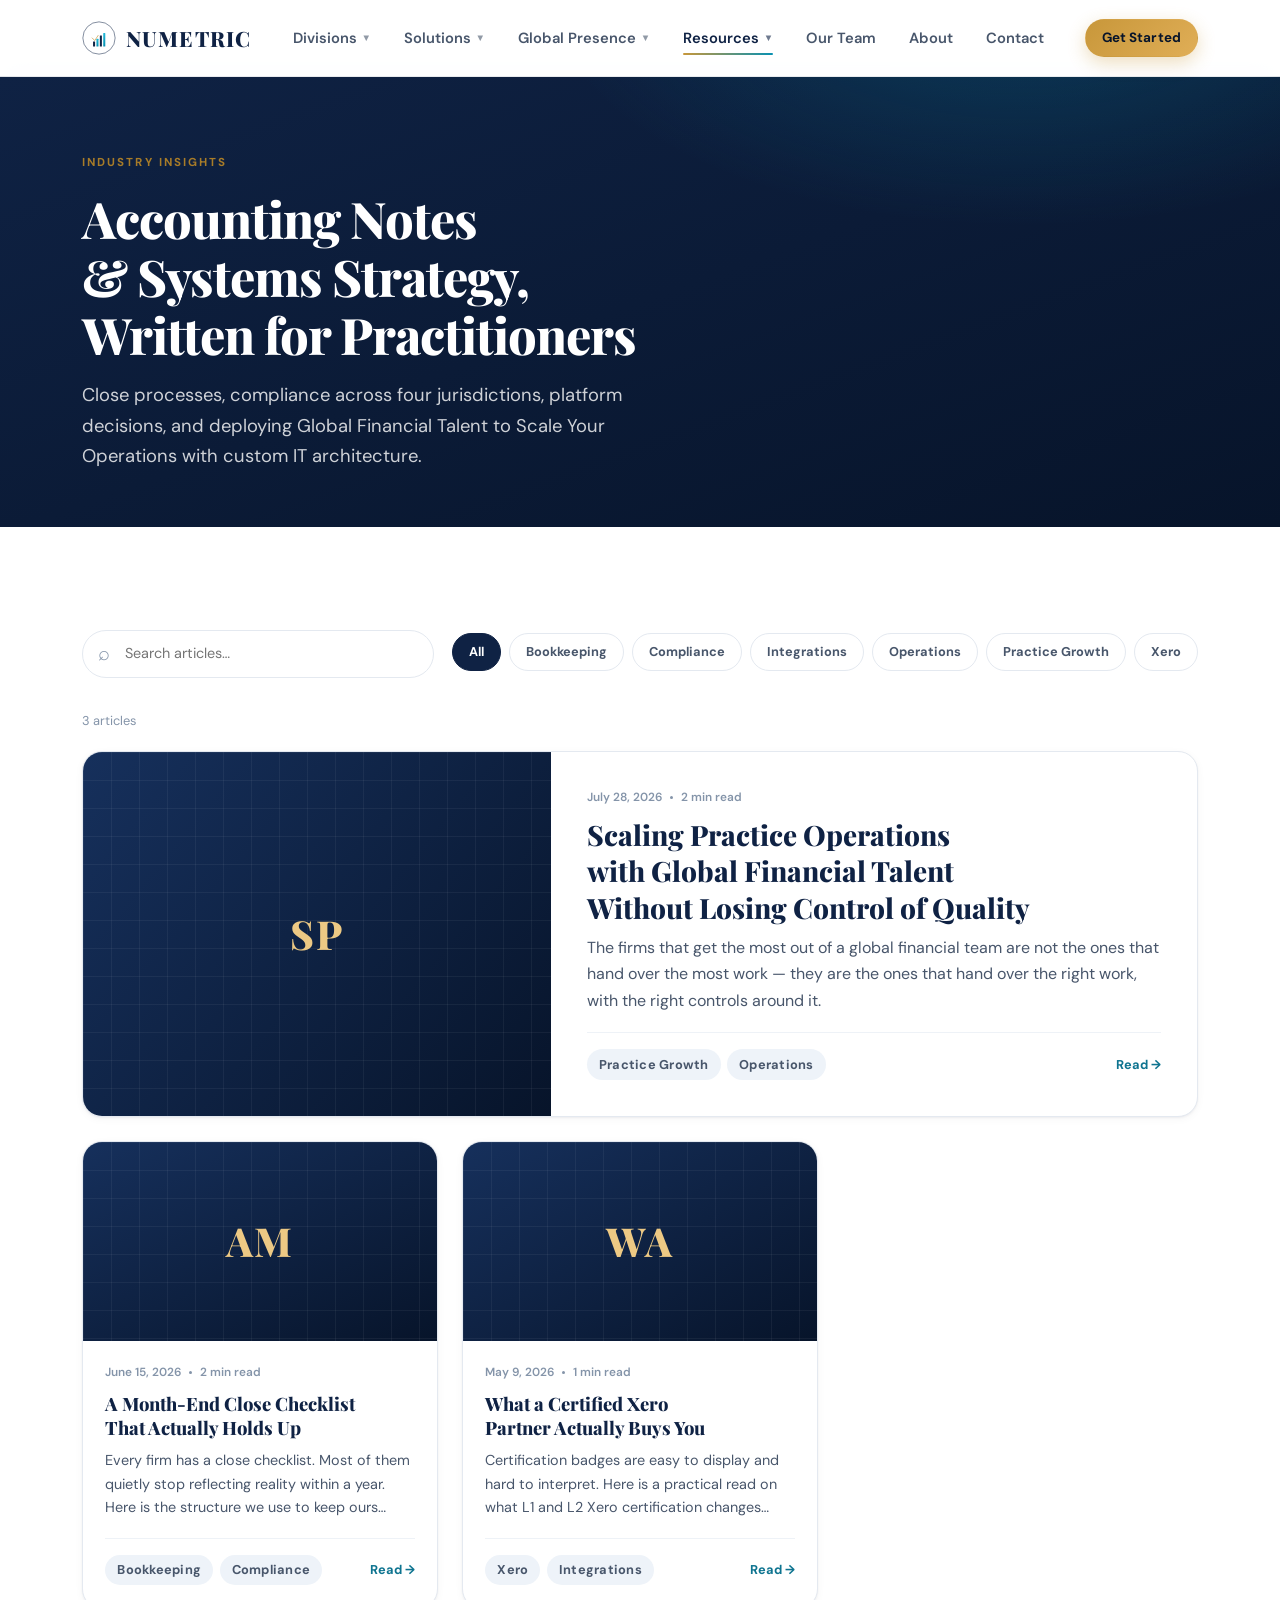
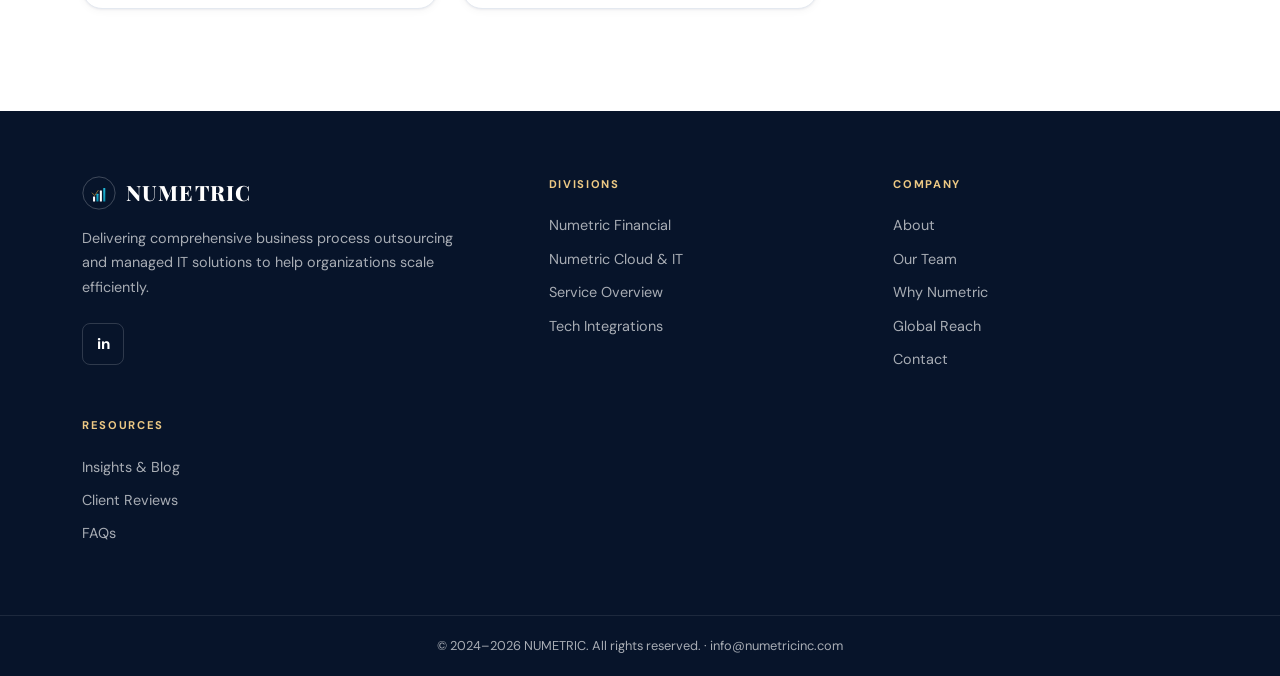
<file: blog.html>
<!DOCTYPE html>
<html lang="en">
<head>
<meta charset="UTF-8">
<meta name="viewport" content="width=device-width, initial-scale=1.0">
<title>Insights &amp; Blog — NUMETRIC</title>
<meta name="description" content="Practical writing on global financial operations, month-end close, compliance across the US, Canada, UK and Australia, and financial IT systems consulting.">
<link rel="canonical" href="https://www.numetricinc.com/blog">
<meta property="og:title" content="Insights &amp; Blog — NUMETRIC">
<meta property="og:type" content="website">
<link rel="preconnect" href="https://fonts.googleapis.com">
<link rel="preconnect" href="https://fonts.gstatic.com" crossorigin>
<link href="https://fonts.googleapis.com/css2?family=Playfair+Display:wght@700;800&family=DM+Sans:wght@300;400;500;600;700&display=swap" rel="stylesheet">
<link rel="stylesheet" href="/assets/site.css">
</head>
<body data-page="blog">

<a class="skip-link" href="#main">Skip to content</a>
<header data-site-header></header>

<main id="main">

<section class="article-hero">
    <div class="container">
        <span class="eyebrow">Industry Insights</span>
        <h1>Accounting Notes &amp; Systems Strategy, Written for Practitioners</h1>
        <p class="hero-sub">Close processes, compliance across four jurisdictions, platform decisions,
            and deploying Global Financial Talent to Scale Your Operations with custom IT architecture.</p>
    </div>
</section>

<section class="section">
    <div class="container">
        <div class="blog-toolbar">
            <label class="search-field">
                <span class="sr-only">Search articles</span>
                <input id="q" type="search" placeholder="Search articles…" autocomplete="off">
            </label>
            <div class="filter-row" id="tagFilters"></div>
        </div>

        <p id="resultCount" style="font-size:var(--fs-xs);color:var(--muted);margin-bottom:1.25rem"></p>
        <div class="grid grid-3" id="postList"></div>
    </div>
</section>

</main>

<footer data-site-footer></footer>

<script src="/assets/site.js"></script>
<script>
NM.ready(async () => {
    const posts = await NM.getPosts();
    const listEl = document.getElementById('postList');
    const countEl = document.getElementById('resultCount');
    const qEl = document.getElementById('q');

    /* Tag set derived from the posts themselves — no separate list to maintain. */
    const tags = [...new Set(posts.flatMap(p => p.tags))].sort();
    let activeTag = 'All';

    document.getElementById('tagFilters').innerHTML = ['All', ...tags].map(t =>
        `<button class="filter-chip ${t === 'All' ? 'active' : ''}" data-tag="${NM.esc(t)}">${NM.esc(t)}</button>`
    ).join('');

    function render() {
        const q = qEl.value.trim().toLowerCase();
        const matches = posts.filter(p => {
            const byTag = activeTag === 'All' || p.tags.includes(activeTag);
            const byText = !q ||
                (p.title + ' ' + p.excerpt + ' ' + p.content + ' ' + p.tags.join(' '))
                    .toLowerCase().includes(q);
            return byTag && byText;
        });

        if (!matches.length) {
            countEl.textContent = '';
            listEl.innerHTML = posts.length
                ? NM.emptyState('No matching articles',
                    'Try a different search term or clear the active filter.')
                : NM.emptyState('No articles published yet',
                    'Posts added via the studio route and committed to data/blogs.json appear here.');
        } else {
            countEl.textContent =
                `${matches.length} article${matches.length === 1 ? '' : 's'}` +
                (activeTag === 'All' ? '' : ` in ${activeTag}`);
            /* Feature the newest post only in the unfiltered default view. */
            const feature = !q && activeTag === 'All';
            listEl.innerHTML = matches
                .map((p, i) => NM.postCard(p, { featured: feature && i === 0 }))
                .join('');
        }
        NM.observeNew();
    }

    document.getElementById('tagFilters').addEventListener('click', (e) => {
        const chip = e.target.closest('.filter-chip');
        if (!chip) return;
        activeTag = chip.dataset.tag;
        document.querySelectorAll('.filter-chip')
            .forEach(c => c.classList.toggle('active', c === chip));
        render();
    });

    let t;
    qEl.addEventListener('input', () => { clearTimeout(t); t = setTimeout(render, 140); });

    render();
});
</script>
</body>
</html>
</file>
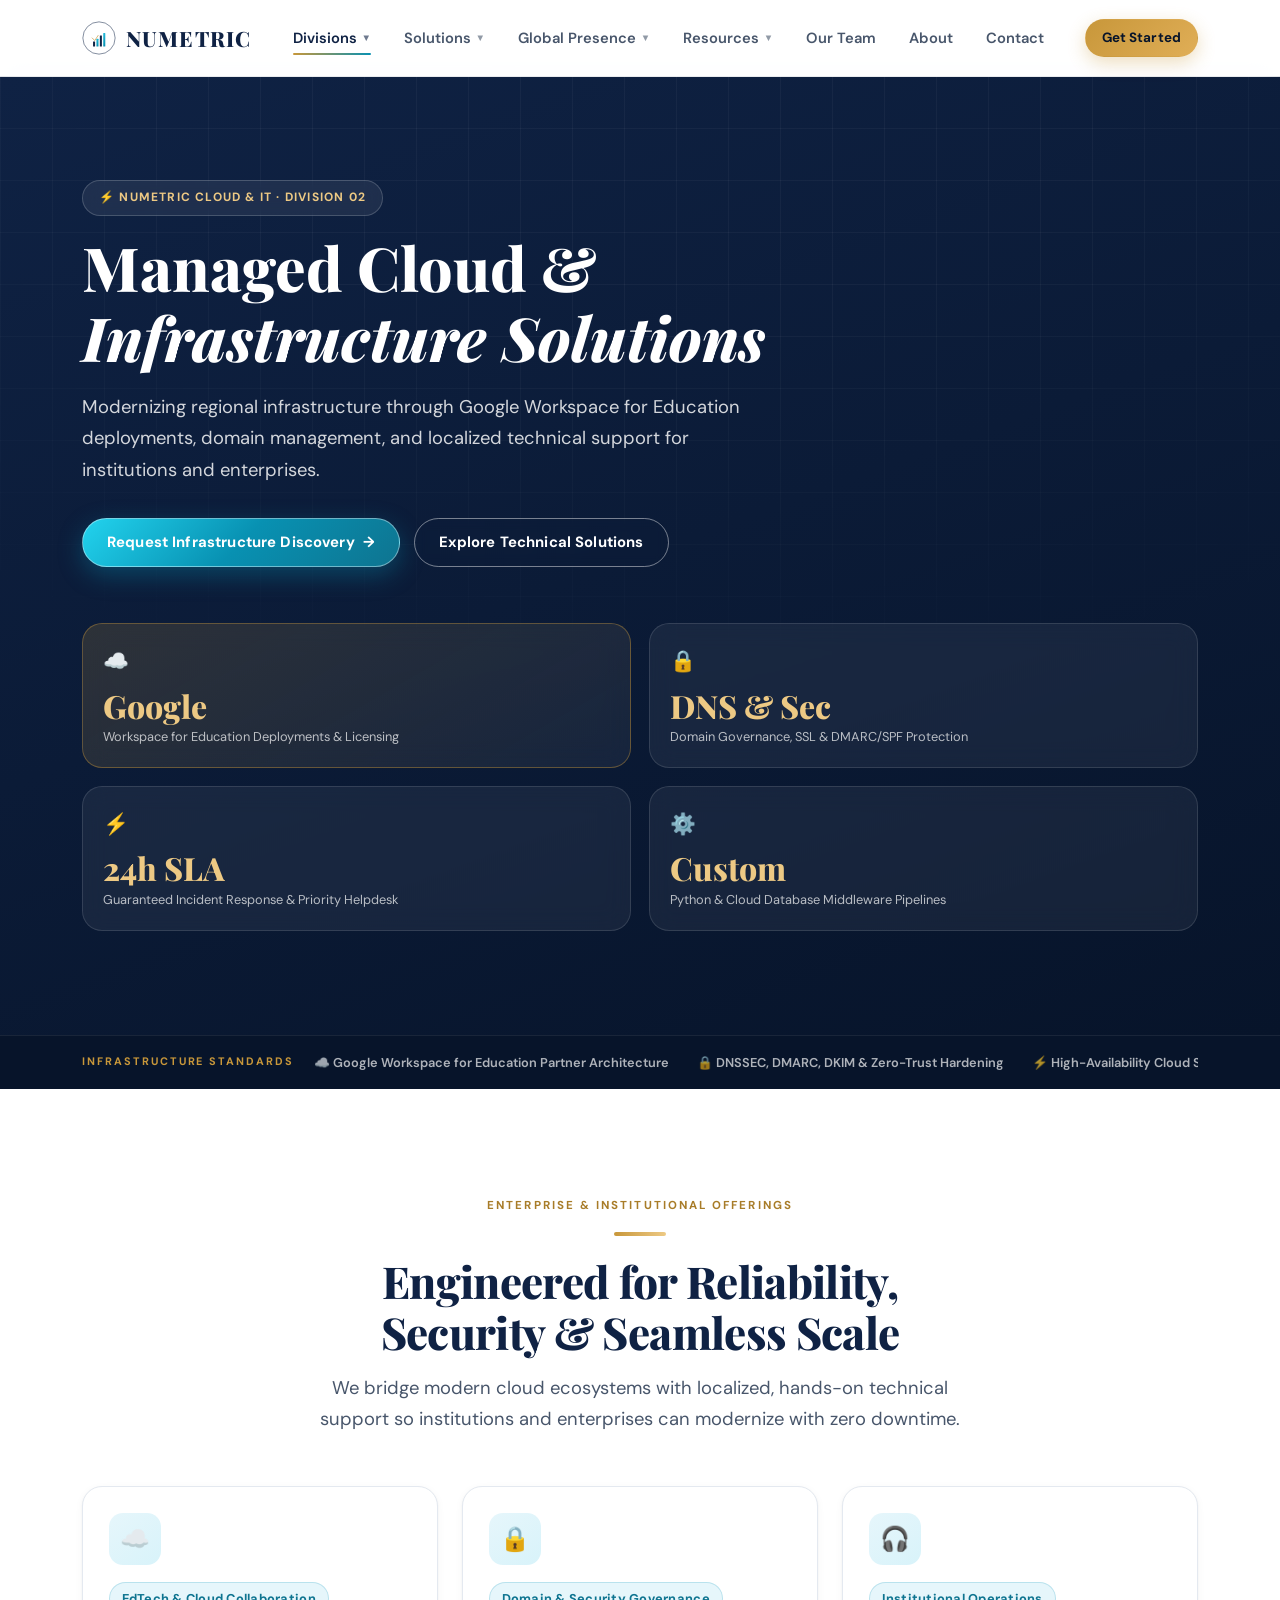
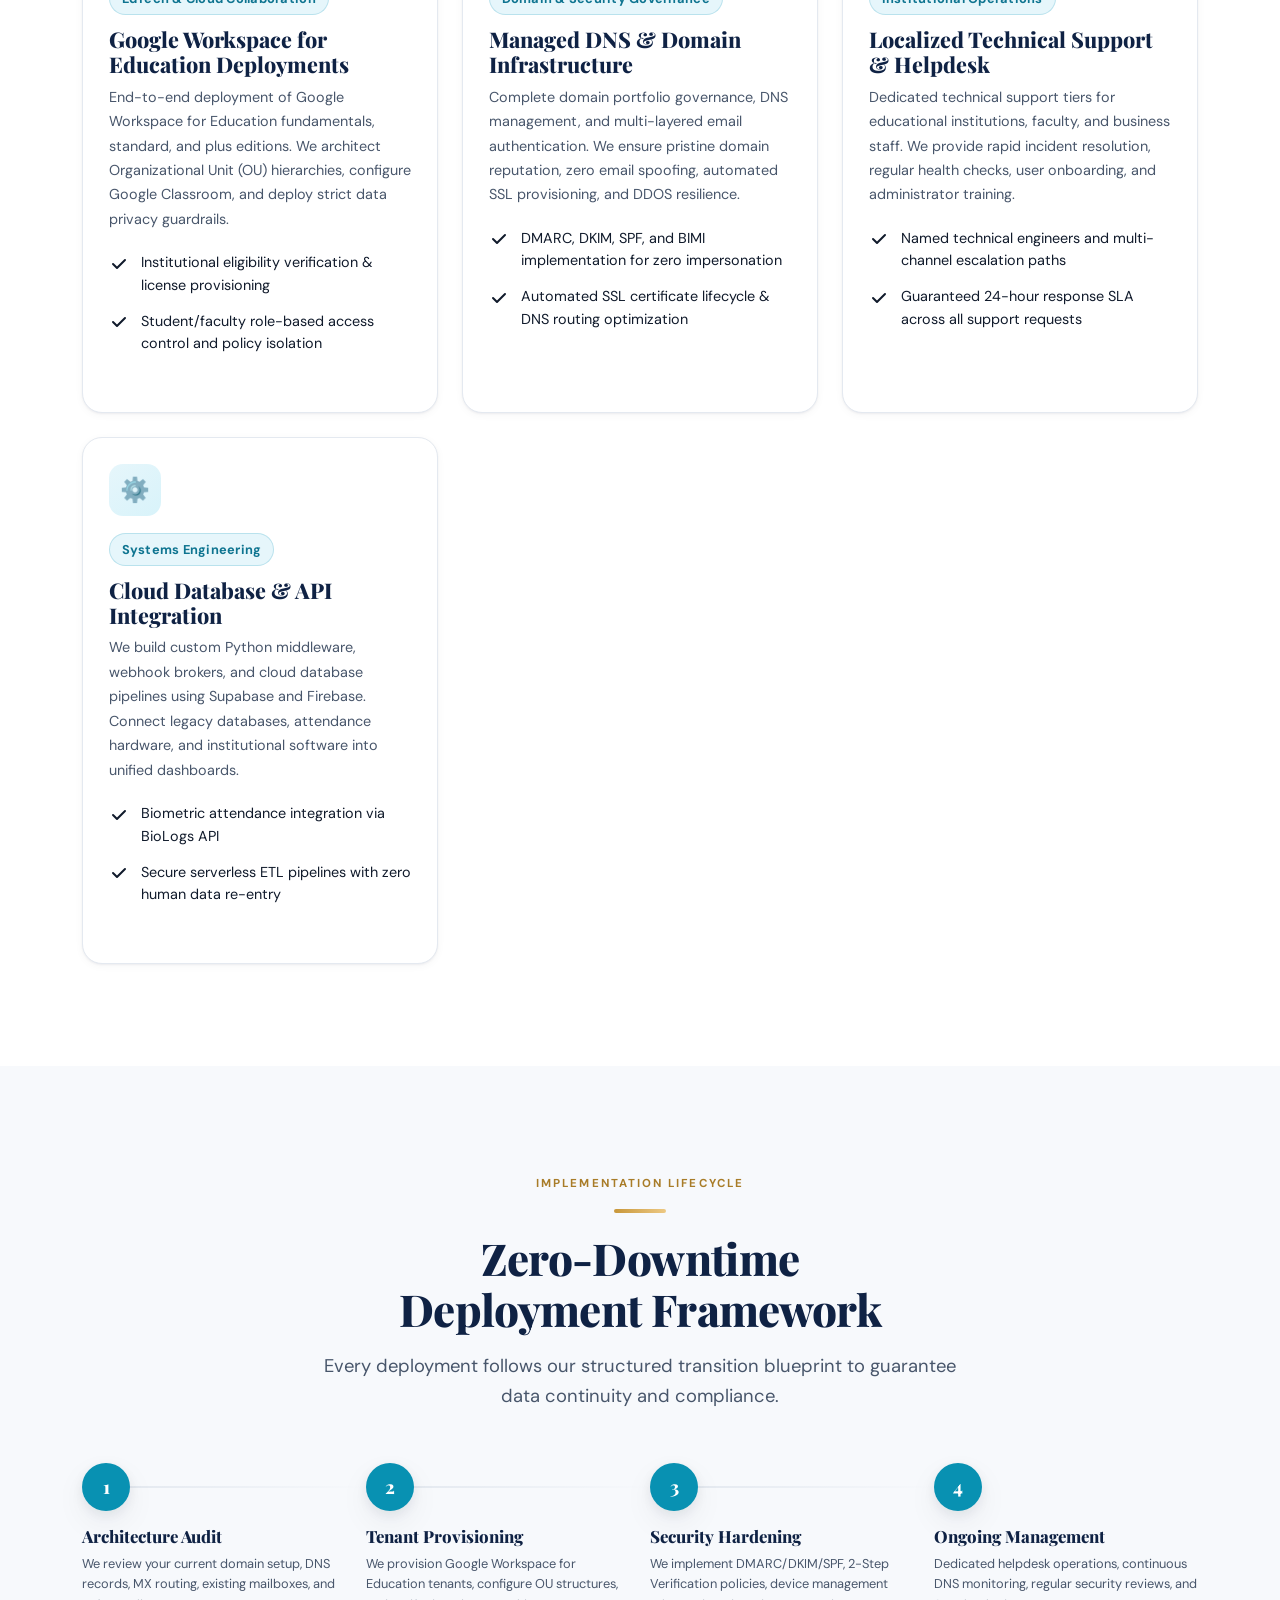
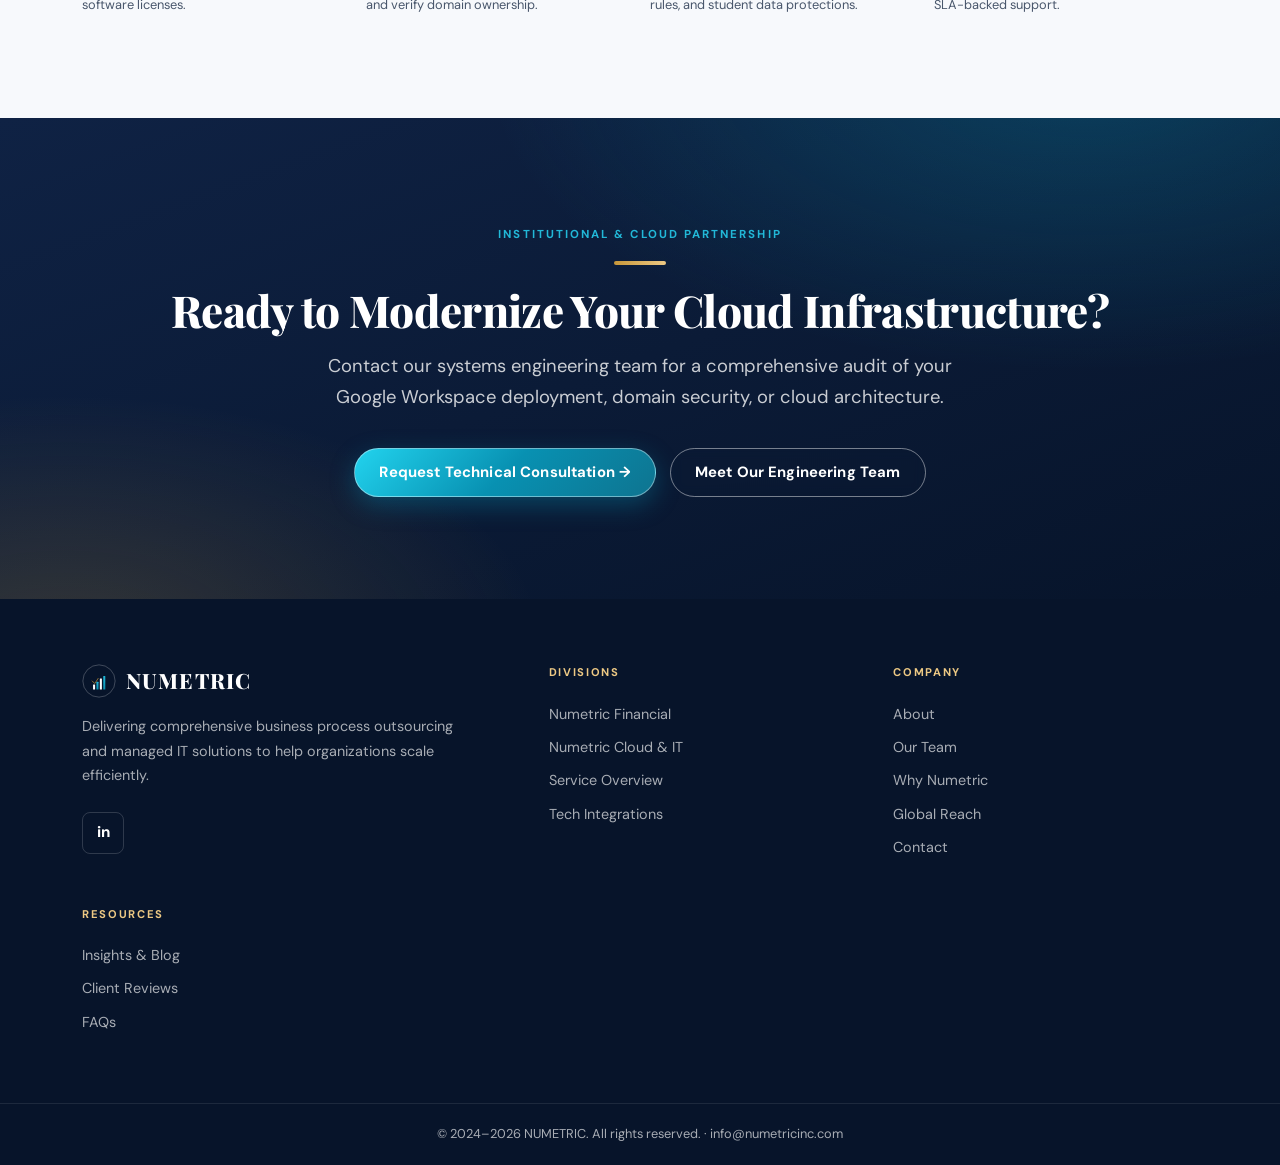
<file: it-cloud.html>
<!DOCTYPE html>
<html lang="en">
<head>
<meta charset="UTF-8">
<meta name="viewport" content="width=device-width, initial-scale=1.0">
<title>Numetric Cloud &amp; IT — Managed Cloud &amp; Infrastructure Solutions</title>
<meta name="description" content="Modernizing regional infrastructure through Google Workspace for Education deployments, domain management, and localized technical support for institutions.">
<link rel="canonical" href="https://www.numetricinc.com/it-cloud">
<meta property="og:title" content="Numetric Cloud &amp; IT — Managed Cloud &amp; Infrastructure Solutions">
<meta property="og:description" content="Modernizing regional infrastructure through Google Workspace for Education deployments, domain management, and localized technical support.">
<meta property="og:type" content="website">
<link rel="preconnect" href="https://fonts.googleapis.com">
<link rel="preconnect" href="https://fonts.gstatic.com" crossorigin>
<link href="https://fonts.googleapis.com/css2?family=Playfair+Display:wght@700;800&family=DM+Sans:wght@300;400;500;600;700&display=swap" rel="stylesheet">
<link rel="stylesheet" href="/assets/site.css">
</head>
<body data-page="it-cloud">

<a class="skip-link" href="#main">Skip to content</a>
<header data-site-header></header>

<main id="main">

<!-- ══ DIVISION HERO ═══════════════════════════════════════════════════ -->
<section class="vertical-page-hero">
    <div class="container">
        <span class="hero-badge">⚡ NUMETRIC CLOUD &amp; IT · DIVISION 02</span>
        <h1>Managed Cloud &amp; <em>Infrastructure Solutions</em></h1>
        <p class="hero-sub">Modernizing regional infrastructure through Google Workspace for Education deployments, domain management, and localized technical support for institutions and enterprises.</p>
        
        <div class="hero-actions">
            <a class="btn btn-hero-cloud" href="/#contact">
                <span>Request Infrastructure Discovery</span>
                <span aria-hidden="true">→</span>
            </a>
            <a class="btn btn-outline" href="#solutions">Explore Technical Solutions</a>
        </div>

        <div class="hero-stats" style="margin-top:3.5rem;">
            <div class="stat featured">
                <div class="stat-icon">☁️</div>
                <div class="stat-num">Google</div>
                <div class="stat-label">Workspace for Education Deployments &amp; Licensing</div>
            </div>
            <div class="stat">
                <div class="stat-icon">🔒</div>
                <div class="stat-num">DNS &amp; Sec</div>
                <div class="stat-label">Domain Governance, SSL &amp; DMARC/SPF Protection</div>
            </div>
            <div class="stat">
                <div class="stat-icon">⚡</div>
                <div class="stat-num">24h SLA</div>
                <div class="stat-label">Guaranteed Incident Response &amp; Priority Helpdesk</div>
            </div>
            <div class="stat">
                <div class="stat-icon">⚙️</div>
                <div class="stat-num">Custom</div>
                <div class="stat-label">Python &amp; Cloud Database Middleware Pipelines</div>
            </div>
        </div>
    </div>
</section>

<!-- ══ TRUST BAR ══════════════════════════════════════════════════════ -->
<div class="trust">
    <div class="trust-inner">
        <span class="trust-label">Infrastructure Standards</span>
        <div class="trust-items">
            <span class="trust-item">☁️ Google Workspace for Education Partner Architecture</span>
            <span class="trust-item">🔒 DNSSEC, DMARC, DKIM &amp; Zero-Trust Hardening</span>
            <span class="trust-item">⚡ High-Availability Cloud Serverless &amp; Database Backends</span>
            <span class="trust-item">🛡️ Institutional Compliance &amp; Multi-Tenant Data Protection</span>
        </div>
    </div>
</div>

<!-- ══ SOLUTIONS ══════════════════════════════════════════════════════ -->
<section class="section" id="solutions">
    <div class="container">
        <div class="section-head center" data-reveal>
            <span class="eyebrow">Enterprise &amp; Institutional Offerings</span>
            <div class="rule"></div>
            <h2 class="section-title">Engineered for Reliability, Security &amp; Seamless Scale</h2>
            <p class="section-lead">We bridge modern cloud ecosystems with localized, hands-on technical support so institutions and enterprises can modernize with zero downtime.</p>
        </div>

        <div class="grid grid-2">
            <article class="card card-hover card-accent" data-reveal>
                <div class="icon-tile" style="background:linear-gradient(140deg, var(--teal-50), #d8f3fa);color:var(--teal-600);">☁️</div>
                <span class="tag tag-teal" style="margin-bottom:.75rem">EdTech &amp; Cloud Collaboration</span>
                <h3 style="font-size:var(--fs-h3);color:var(--navy-800);margin-bottom:.5rem">Google Workspace for Education Deployments</h3>
                <p style="font-size:var(--fs-sm);color:var(--slate);line-height:1.7">End-to-end deployment of Google Workspace for Education fundamentals, standard, and plus editions. We architect Organizational Unit (OU) hierarchies, configure Google Classroom, and deploy strict data privacy guardrails.</p>
                <ul class="split-pillar-checklist" style="margin-top:1.25rem;">
                    <li>
                        <svg class="check-icon" viewBox="0 0 20 20" fill="currentColor"><path fill-rule="evenodd" d="M16.707 5.293a1 1 0 010 1.414l-8 8a1 1 0 01-1.414 0l-4-4a1 1 0 011.414-1.414L8 12.586l7.293-7.293a1 1 0 011.414 0z" clip-rule="evenodd"/></svg>
                        <span>Institutional eligibility verification &amp; license provisioning</span>
                    </li>
                    <li>
                        <svg class="check-icon" viewBox="0 0 20 20" fill="currentColor"><path fill-rule="evenodd" d="M16.707 5.293a1 1 0 010 1.414l-8 8a1 1 0 01-1.414 0l-4-4a1 1 0 011.414-1.414L8 12.586l7.293-7.293a1 1 0 011.414 0z" clip-rule="evenodd"/></svg>
                        <span>Student/faculty role-based access control and policy isolation</span>
                    </li>
                </ul>
            </article>

            <article class="card card-hover card-accent" data-reveal>
                <div class="icon-tile" style="background:linear-gradient(140deg, var(--teal-50), #d8f3fa);color:var(--teal-600);">🔒</div>
                <span class="tag tag-teal" style="margin-bottom:.75rem">Domain &amp; Security Governance</span>
                <h3 style="font-size:var(--fs-h3);color:var(--navy-800);margin-bottom:.5rem">Managed DNS &amp; Domain Infrastructure</h3>
                <p style="font-size:var(--fs-sm);color:var(--slate);line-height:1.7">Complete domain portfolio governance, DNS management, and multi-layered email authentication. We ensure pristine domain reputation, zero email spoofing, automated SSL provisioning, and DDOS resilience.</p>
                <ul class="split-pillar-checklist" style="margin-top:1.25rem;">
                    <li>
                        <svg class="check-icon" viewBox="0 0 20 20" fill="currentColor"><path fill-rule="evenodd" d="M16.707 5.293a1 1 0 010 1.414l-8 8a1 1 0 01-1.414 0l-4-4a1 1 0 011.414-1.414L8 12.586l7.293-7.293a1 1 0 011.414 0z" clip-rule="evenodd"/></svg>
                        <span>DMARC, DKIM, SPF, and BIMI implementation for zero impersonation</span>
                    </li>
                    <li>
                        <svg class="check-icon" viewBox="0 0 20 20" fill="currentColor"><path fill-rule="evenodd" d="M16.707 5.293a1 1 0 010 1.414l-8 8a1 1 0 01-1.414 0l-4-4a1 1 0 011.414-1.414L8 12.586l7.293-7.293a1 1 0 011.414 0z" clip-rule="evenodd"/></svg>
                        <span>Automated SSL certificate lifecycle &amp; DNS routing optimization</span>
                    </li>
                </ul>
            </article>

            <article class="card card-hover card-accent" data-reveal>
                <div class="icon-tile" style="background:linear-gradient(140deg, var(--teal-50), #d8f3fa);color:var(--teal-600);">🎧</div>
                <span class="tag tag-teal" style="margin-bottom:.75rem">Institutional Operations</span>
                <h3 style="font-size:var(--fs-h3);color:var(--navy-800);margin-bottom:.5rem">Localized Technical Support &amp; Helpdesk</h3>
                <p style="font-size:var(--fs-sm);color:var(--slate);line-height:1.7">Dedicated technical support tiers for educational institutions, faculty, and business staff. We provide rapid incident resolution, regular health checks, user onboarding, and administrator training.</p>
                <ul class="split-pillar-checklist" style="margin-top:1.25rem;">
                    <li>
                        <svg class="check-icon" viewBox="0 0 20 20" fill="currentColor"><path fill-rule="evenodd" d="M16.707 5.293a1 1 0 010 1.414l-8 8a1 1 0 01-1.414 0l-4-4a1 1 0 011.414-1.414L8 12.586l7.293-7.293a1 1 0 011.414 0z" clip-rule="evenodd"/></svg>
                        <span>Named technical engineers and multi-channel escalation paths</span>
                    </li>
                    <li>
                        <svg class="check-icon" viewBox="0 0 20 20" fill="currentColor"><path fill-rule="evenodd" d="M16.707 5.293a1 1 0 010 1.414l-8 8a1 1 0 01-1.414 0l-4-4a1 1 0 011.414-1.414L8 12.586l7.293-7.293a1 1 0 011.414 0z" clip-rule="evenodd"/></svg>
                        <span>Guaranteed 24-hour response SLA across all support requests</span>
                    </li>
                </ul>
            </article>

            <article class="card card-hover card-accent" data-reveal>
                <div class="icon-tile" style="background:linear-gradient(140deg, var(--teal-50), #d8f3fa);color:var(--teal-600);">⚙️</div>
                <span class="tag tag-teal" style="margin-bottom:.75rem">Systems Engineering</span>
                <h3 style="font-size:var(--fs-h3);color:var(--navy-800);margin-bottom:.5rem">Cloud Database &amp; API Integration</h3>
                <p style="font-size:var(--fs-sm);color:var(--slate);line-height:1.7">We build custom Python middleware, webhook brokers, and cloud database pipelines using Supabase and Firebase. Connect legacy databases, attendance hardware, and institutional software into unified dashboards.</p>
                <ul class="split-pillar-checklist" style="margin-top:1.25rem;">
                    <li>
                        <svg class="check-icon" viewBox="0 0 20 20" fill="currentColor"><path fill-rule="evenodd" d="M16.707 5.293a1 1 0 010 1.414l-8 8a1 1 0 01-1.414 0l-4-4a1 1 0 011.414-1.414L8 12.586l7.293-7.293a1 1 0 011.414 0z" clip-rule="evenodd"/></svg>
                        <span>Biometric attendance integration via BioLogs API</span>
                    </li>
                    <li>
                        <svg class="check-icon" viewBox="0 0 20 20" fill="currentColor"><path fill-rule="evenodd" d="M16.707 5.293a1 1 0 010 1.414l-8 8a1 1 0 01-1.414 0l-4-4a1 1 0 011.414-1.414L8 12.586l7.293-7.293a1 1 0 011.414 0z" clip-rule="evenodd"/></svg>
                        <span>Secure serverless ETL pipelines with zero human data re-entry</span>
                    </li>
                </ul>
            </article>
        </div>
    </div>
</section>

<!-- ══ DEPLOYMENT METHODOLOGY ══════════════════════════════════════════ -->
<section class="section section-tint">
    <div class="container">
        <div class="section-head center" data-reveal>
            <span class="eyebrow">Implementation Lifecycle</span>
            <div class="rule"></div>
            <h2 class="section-title">Zero-Downtime Deployment Framework</h2>
            <p class="section-lead">Every deployment follows our structured transition blueprint to guarantee data continuity and compliance.</p>
        </div>

        <div class="process-track">
            <div class="step" data-reveal>
                <div class="step-num" style="background:var(--teal-500);color:#fff;">1</div>
                <h4>Architecture Audit</h4>
                <p>We review your current domain setup, DNS records, MX routing, existing mailboxes, and software licenses.</p>
            </div>
            <div class="step" data-reveal>
                <div class="step-num" style="background:var(--teal-500);color:#fff;">2</div>
                <h4>Tenant Provisioning</h4>
                <p>We provision Google Workspace for Education tenants, configure OU structures, and verify domain ownership.</p>
            </div>
            <div class="step" data-reveal>
                <div class="step-num" style="background:var(--teal-500);color:#fff;">3</div>
                <h4>Security Hardening</h4>
                <p>We implement DMARC/DKIM/SPF, 2-Step Verification policies, device management rules, and student data protections.</p>
            </div>
            <div class="step" data-reveal>
                <div class="step-num" style="background:var(--teal-500);color:#fff;">4</div>
                <h4>Ongoing Management</h4>
                <p>Dedicated helpdesk operations, continuous DNS monitoring, regular security reviews, and SLA-backed support.</p>
            </div>
        </div>
    </div>
</section>

<!-- ══ CALL TO ACTION ══════════════════════════════════════════════════ -->
<section class="section section-deep">
    <div class="container text-center" data-reveal>
        <span class="eyebrow" style="color:var(--teal-400);">Institutional &amp; Cloud Partnership</span>
        <div class="rule" style="margin-inline:auto;"></div>
        <h2 class="section-title">Ready to Modernize Your Cloud Infrastructure?</h2>
        <p class="section-lead" style="margin-inline:auto;margin-bottom:2.25rem;">Contact our systems engineering team for a comprehensive audit of your Google Workspace deployment, domain security, or cloud architecture.</p>
        <div class="flex-wrap-gap justify-center">
            <a class="btn btn-hero-cloud" href="/#contact">Request Technical Consultation →</a>
            <a class="btn btn-outline" href="/team">Meet Our Engineering Team</a>
        </div>
    </div>
</section>

</main>

<footer data-site-footer></footer>
<script src="/assets/site.js"></script>
</body>
</html>
</file>
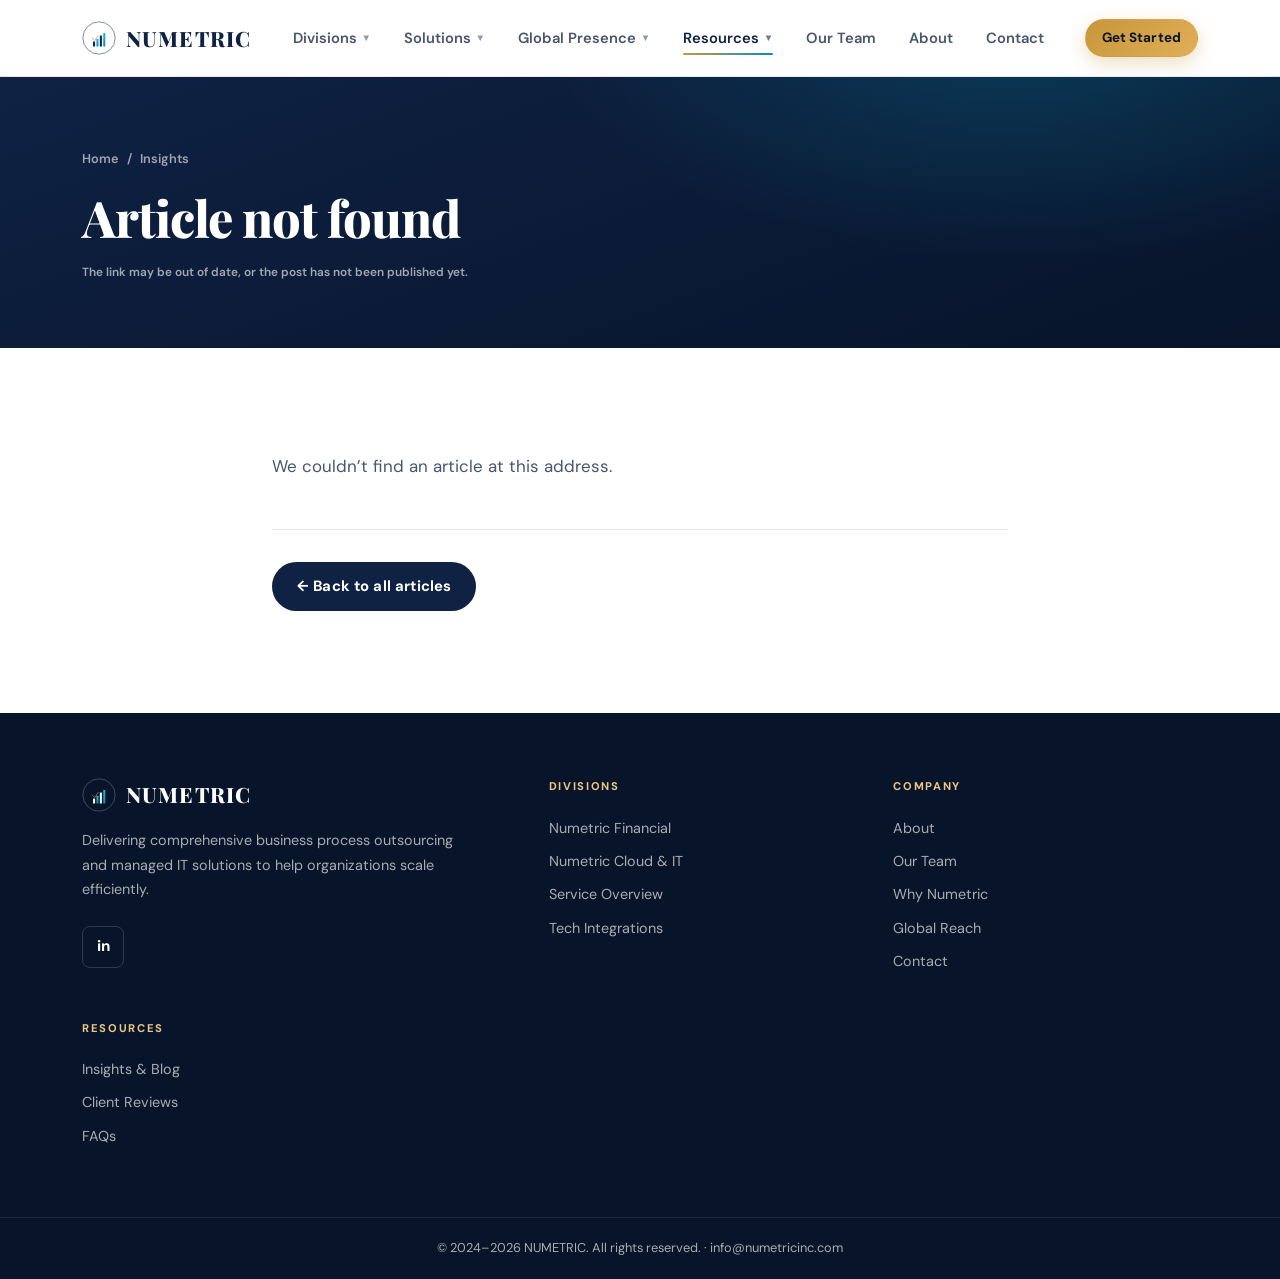
<file: post.html>
<!DOCTYPE html>
<html lang="en">
<head>
<meta charset="UTF-8">
<meta name="viewport" content="width=device-width, initial-scale=1.0">
<title>Article — NUMETRIC</title>
<meta name="description" content="An article from the NUMETRIC blog on global financial operations, practice growth and financial IT architecture.">
<link rel="preconnect" href="https://fonts.googleapis.com">
<link rel="preconnect" href="https://fonts.gstatic.com" crossorigin>
<link href="https://fonts.googleapis.com/css2?family=Playfair+Display:wght@700;800&family=DM+Sans:wght@300;400;500;600;700&display=swap" rel="stylesheet">
<link rel="stylesheet" href="/assets/site.css">
</head>
<body data-page="blog">

<a class="skip-link" href="#main">Skip to content</a>
<header data-site-header></header>

<main id="main">
    <section class="article-hero" id="articleHero">
        <div class="container">
            <nav class="breadcrumb" aria-label="Breadcrumb">
                <a href="/">Home</a> <span>/</span> <a href="/blog">Insights</a>
            </nav>
            <h1 id="postTitle">Loading…</h1>
            <div class="post-meta" id="postMeta"></div>
        </div>
    </section>

    <section class="section">
        <div class="container">
            <article class="prose" id="postBody"></article>

            <div class="article-foot" id="articleFoot"></div>
        </div>
    </section>

    <section class="section section-tint" id="relatedWrap" hidden>
        <div class="container">
            <div class="section-head" data-reveal>
                <span class="eyebrow">Keep Reading</span>
                <div class="rule"></div>
                <h2 class="section-title">More Insights</h2>
            </div>
            <div class="grid grid-3" id="related"></div>
        </div>
    </section>
</main>

<footer data-site-footer></footer>

<script src="/assets/site.js"></script>
<script>
NM.ready(async () => {
    const { esc } = NM;

    /* Slug comes from the pretty URL (/blog/<slug>, rewritten to this file)
       and falls back to ?slug= so the page also works without the rewrite. */
    const fromPath = location.pathname.replace(/\/+$/, '').split('/').pop();
    const slug = new URLSearchParams(location.search).get('slug') ||
                 (fromPath && fromPath !== 'blog' && fromPath !== 'post.html' ? fromPath : '');

    const posts = await NM.getPosts();
    const post = posts.find(p => p.slug === slug);

    if (!post) {
        document.getElementById('postTitle').textContent = 'Article not found';
        document.getElementById('postMeta').innerHTML =
            '<span>The link may be out of date, or the post has not been published yet.</span>';
        document.getElementById('postBody').innerHTML =
            '<p>We couldn’t find an article at this address.</p>';
        document.getElementById('articleFoot').innerHTML =
            '<a class="btn btn-navy" href="/blog">← Back to all articles</a>';
        return;
    }

    document.title = post.title + ' — NUMETRIC';
    document.querySelector('meta[name="description"]')
            .setAttribute('content', post.excerpt || post.title);

    document.getElementById('postTitle').textContent = post.title;
    document.getElementById('postMeta').innerHTML = `
        <span>${esc(post.author)}</span><span class="dot"></span>
        <span>${esc(NM.fmtDate(post.date))}</span><span class="dot"></span>
        <span>${esc(NM.readTime(post.content))}</span>
        ${post.draft ? '<span class="tag tag-gold" style="margin-left:.5rem">Draft — visible only on this device</span>' : ''}`;

    document.getElementById('postBody').innerHTML = NM.toHtml(post.content);

    document.getElementById('articleFoot').innerHTML = `
        <div class="flex-wrap-gap" style="gap:.5rem;margin-bottom:1.5rem">
            ${post.tags.map(t => `<span class="tag tag-muted">${esc(t)}</span>`).join('')}
        </div>
        <div class="flex-wrap-gap">
            <a class="btn btn-ghost" href="/blog">← All articles</a>
            <a class="btn btn-gold" href="/#contact">Talk to our team</a>
        </div>`;

    /* Prefer posts sharing a tag; top up with the newest others. */
    const others = posts.filter(p => p.slug !== post.slug);
    const scored = others
        .map(p => ({ p, score: p.tags.filter(t => post.tags.includes(t)).length }))
        .sort((a, b) => b.score - a.score)
        .slice(0, 3)
        .map(x => x.p);

    if (scored.length) {
        document.getElementById('relatedWrap').hidden = false;
        document.getElementById('related').innerHTML = scored.map(p => NM.postCard(p)).join('');
    }

    NM.observeNew();
});
</script>
</body>
</html>
</file>
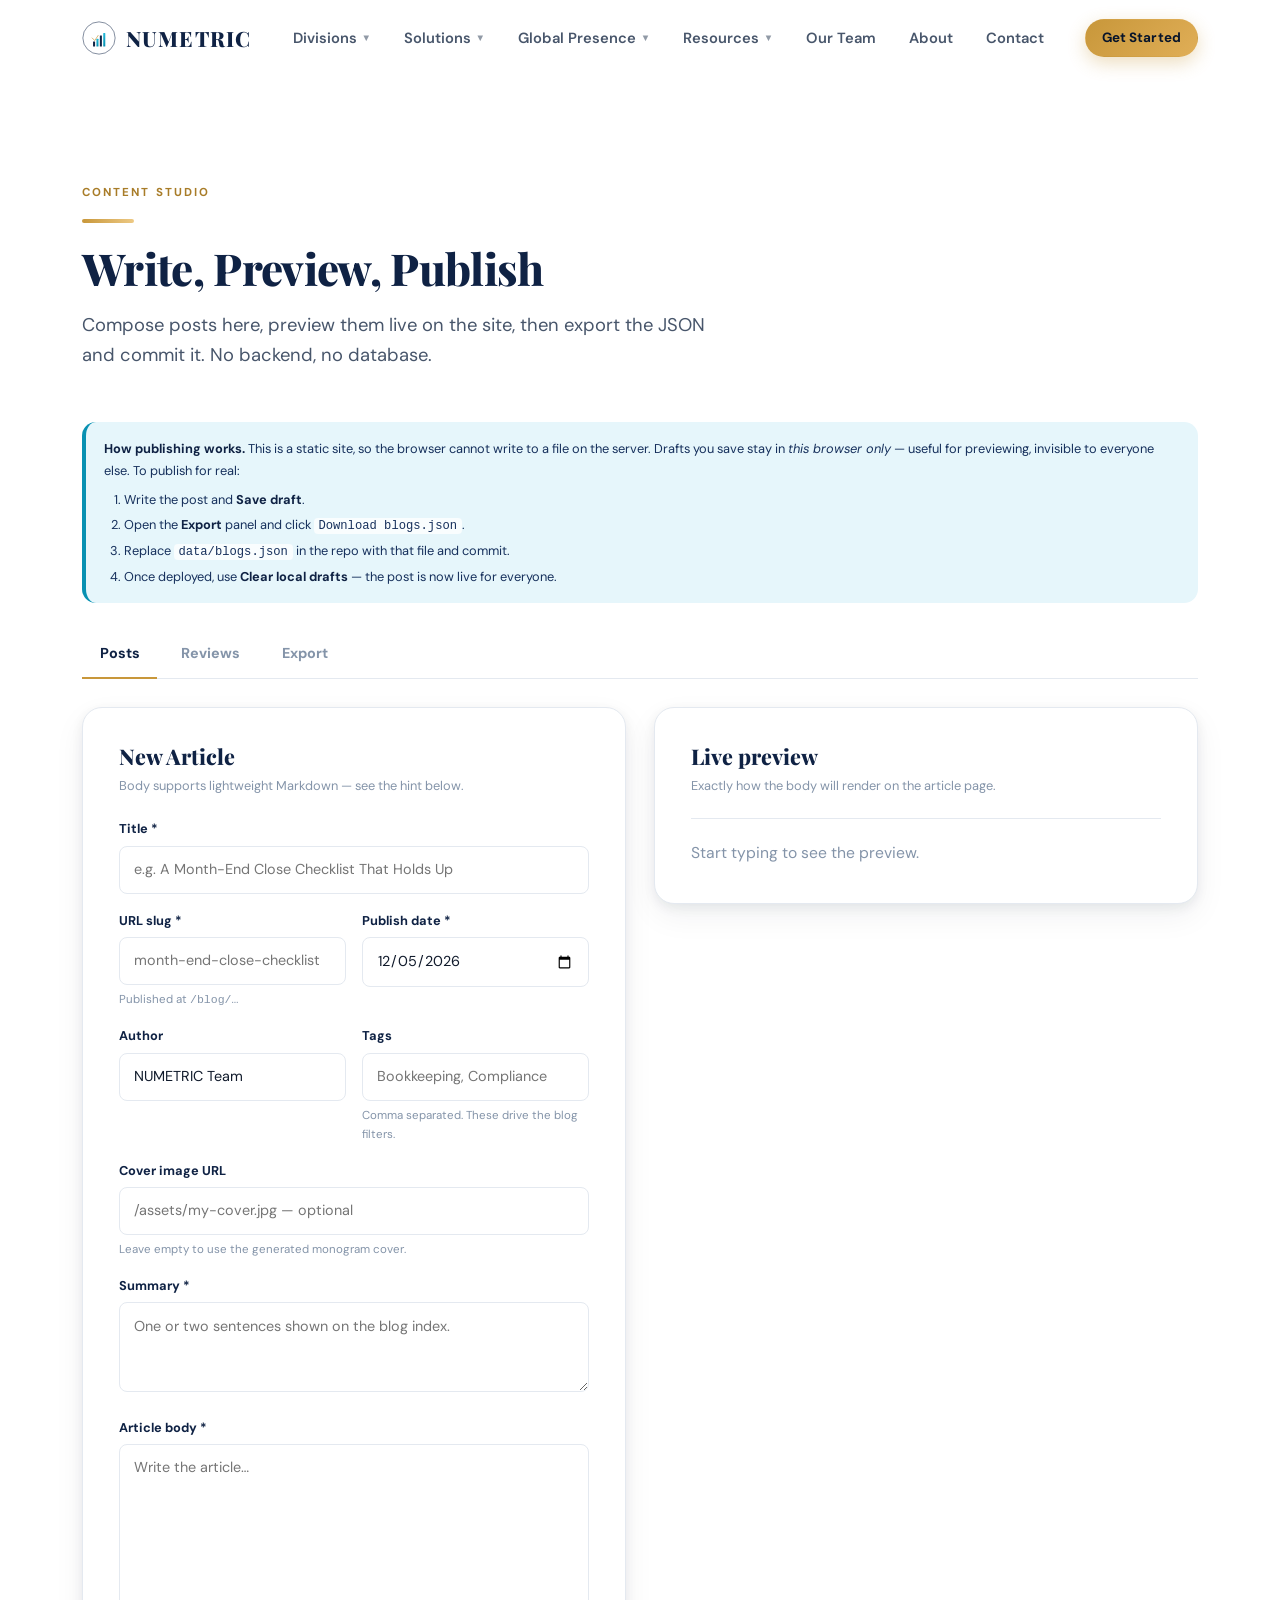
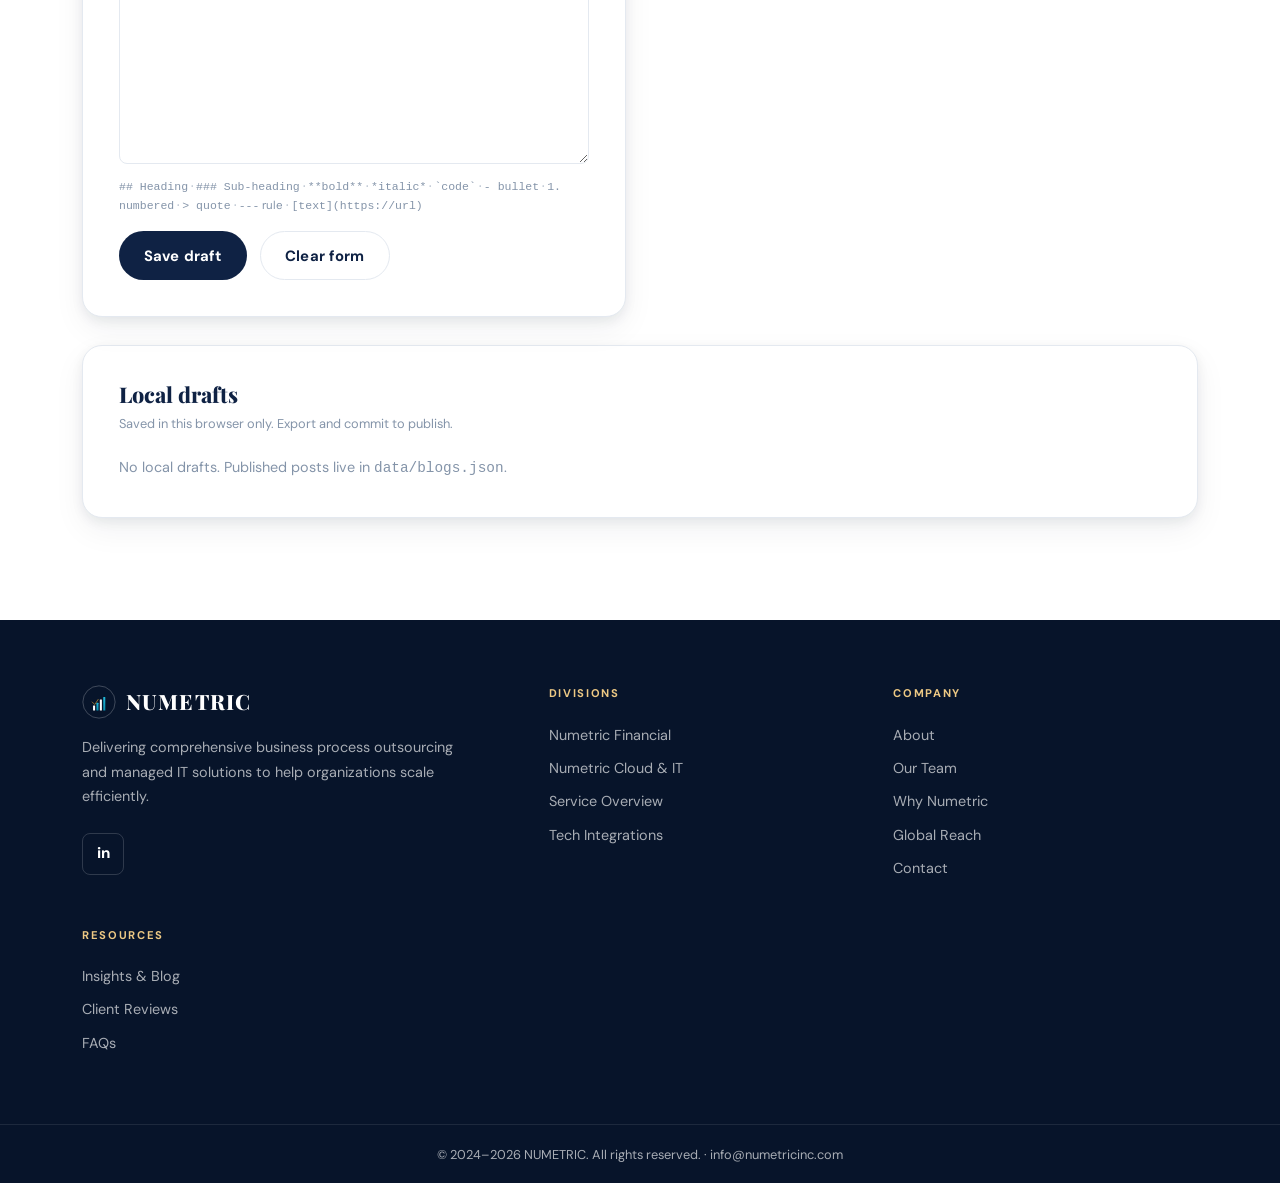
<file: studio.html>
<!DOCTYPE html>
<html lang="en">
<head>
<meta charset="UTF-8">
<meta name="viewport" content="width=device-width, initial-scale=1.0">
<title>Content Studio — NUMETRIC</title>
<meta name="robots" content="noindex, nofollow">
<link rel="preconnect" href="https://fonts.googleapis.com">
<link rel="preconnect" href="https://fonts.gstatic.com" crossorigin>
<link href="https://fonts.googleapis.com/css2?family=Playfair+Display:wght@700;800&family=DM+Sans:wght@300;400;500;600;700&display=swap" rel="stylesheet">
<link rel="stylesheet" href="/assets/site.css">
</head>
<body data-page="studio">

<a class="skip-link" href="#main">Skip to content</a>
<header data-site-header></header>

<main id="main">
<section class="section">
    <div class="container">

        <div class="section-head">
            <span class="eyebrow">Content Studio</span>
            <div class="rule"></div>
            <h2 class="section-title">Write, Preview, Publish</h2>
            <p class="section-lead">Compose posts here, preview them live on the site, then export the
                JSON and commit it. No backend, no database.</p>
        </div>

        <div class="callout">
            <strong>How publishing works.</strong> This is a static site, so the browser cannot write to a
            file on the server. Drafts you save stay in <em>this browser only</em> — useful for previewing,
            invisible to everyone else. To publish for real:
            <ol>
                <li>Write the post and <strong>Save draft</strong>.</li>
                <li>Open the <strong>Export</strong> panel and click <code>Download blogs.json</code>.</li>
                <li>Replace <code>data/blogs.json</code> in the repo with that file and commit.</li>
                <li>Once deployed, use <strong>Clear local drafts</strong> — the post is now live for everyone.</li>
            </ol>
        </div>

        <div class="tabs" role="tablist">
            <button class="tab active" data-tab="posts" role="tab">Posts</button>
            <button class="tab" data-tab="reviews" role="tab">Reviews</button>
            <button class="tab" data-tab="export" role="tab">Export</button>
        </div>

        <!-- ── POSTS ─────────────────────────────────────────────────── -->
        <div data-panel="posts">
            <div class="studio-shell">
                <div class="panel">
                    <h3 id="editorTitle">New Article</h3>
                    <p class="panel-sub">Body supports lightweight Markdown — see the hint below.</p>
                    <div class="toast" id="postToast"></div>

                    <form id="postForm">
                        <div class="field">
                            <label for="pTitle">Title *</label>
                            <input id="pTitle" required placeholder="e.g. A Month-End Close Checklist That Holds Up">
                        </div>
                        <div class="form-row">
                            <div class="field">
                                <label for="pSlug">URL slug *</label>
                                <input id="pSlug" required placeholder="month-end-close-checklist">
                                <div class="hint">Published at <code>/blog/<span id="slugPreview">…</span></code></div>
                            </div>
                            <div class="field">
                                <label for="pDate">Publish date *</label>
                                <input id="pDate" type="date" required>
                            </div>
                        </div>
                        <div class="form-row">
                            <div class="field">
                                <label for="pAuthor">Author</label>
                                <input id="pAuthor" placeholder="NUMETRIC Team">
                            </div>
                            <div class="field">
                                <label for="pTags">Tags</label>
                                <input id="pTags" placeholder="Bookkeeping, Compliance">
                                <div class="hint">Comma separated. These drive the blog filters.</div>
                            </div>
                        </div>
                        <div class="field">
                            <label for="pCover">Cover image URL</label>
                            <input id="pCover" placeholder="/assets/my-cover.jpg — optional">
                            <div class="hint">Leave empty to use the generated monogram cover.</div>
                        </div>
                        <div class="field">
                            <label for="pExcerpt">Summary *</label>
                            <textarea id="pExcerpt" required style="min-height:90px"
                                placeholder="One or two sentences shown on the blog index."></textarea>
                        </div>
                        <div class="field">
                            <label for="pContent">Article body *</label>
                            <textarea id="pContent" required style="min-height:320px"
                                placeholder="Write the article…"></textarea>
                            <div class="hint">
                                <code>## Heading</code> · <code>### Sub-heading</code> ·
                                <code>**bold**</code> · <code>*italic*</code> · <code>`code`</code> ·
                                <code>- bullet</code> · <code>1. numbered</code> ·
                                <code>&gt; quote</code> · <code>---</code> rule ·
                                <code>[text](https://url)</code>
                            </div>
                        </div>
                        <div class="flex-wrap-gap">
                            <button type="submit" class="btn btn-navy">Save draft</button>
                            <button type="button" class="btn btn-ghost" id="resetBtn">Clear form</button>
                        </div>
                    </form>
                </div>

                <div class="panel">
                    <h3>Live preview</h3>
                    <p class="panel-sub">Exactly how the body will render on the article page.</p>
                    <div class="prose" id="preview"
                         style="max-width:none;font-size:.98rem;border-top:1px solid var(--line);padding-top:1.25rem">
                        <p style="color:var(--muted)">Start typing to see the preview.</p>
                    </div>
                </div>
            </div>

            <div class="panel" style="margin-top:1.75rem">
                <h3>Local drafts</h3>
                <p class="panel-sub">Saved in this browser only. Export and commit to publish.</p>
                <div id="draftList"></div>
            </div>
        </div>

        <!-- ── REVIEWS ───────────────────────────────────────────────── -->
        <div data-panel="reviews" hidden>
            <div class="panel">
                <h3>Submitted reviews awaiting publication</h3>
                <p class="panel-sub">Reviews left through the site form are held in this browser until you
                    export them into <code>data/reviews.json</code> and commit.</p>
                <div id="reviewList"></div>
            </div>
        </div>

        <!-- ── EXPORT ────────────────────────────────────────────────── -->
        <div data-panel="export" hidden>
            <div class="panel">
                <h3>Export <code>data/blogs.json</code></h3>
                <p class="panel-sub">Published posts plus your local drafts, merged. Drafts sharing a slug
                    with a published post replace it.</p>
                <div class="flex-wrap-gap" style="margin-bottom:1rem">
                    <button class="btn btn-gold btn-sm" id="dlPosts">⬇ Download blogs.json</button>
                    <button class="btn btn-ghost btn-sm" id="copyPosts">Copy to clipboard</button>
                    <button class="btn btn-ghost btn-sm" id="clearPosts">Clear local drafts</button>
                </div>
                <textarea class="code-out" id="postsOut" readonly></textarea>
            </div>

            <div class="panel" style="margin-top:1.75rem">
                <h3>Export <code>data/reviews.json</code></h3>
                <p class="panel-sub">Published reviews plus locally submitted ones.</p>
                <div class="flex-wrap-gap" style="margin-bottom:1rem">
                    <button class="btn btn-gold btn-sm" id="dlReviews">⬇ Download reviews.json</button>
                    <button class="btn btn-ghost btn-sm" id="copyReviews">Copy to clipboard</button>
                    <button class="btn btn-ghost btn-sm" id="clearReviews">Clear local reviews</button>
                </div>
                <textarea class="code-out" id="reviewsOut" readonly style="min-height:200px"></textarea>
            </div>
        </div>

    </div>
</section>
</main>

<footer data-site-footer></footer>

<script src="/assets/site.js"></script>
<script>
NM.ready(async () => {
    const { esc } = NM;
    const $ = (id) => document.getElementById(id);
    const KEY = NM.KEYS.posts;

    /* Published sets are fetched raw (not via NM.getPosts) so the export can
       cleanly separate "already committed" from "local draft".            */
    const fetchRaw = async (path) => {
        try {
            const r = await fetch(path, { cache: 'no-cache' });
            return r.ok ? await r.json() : [];
        } catch { return []; }
    };
    let publishedPosts = await fetchRaw('/data/blogs.json');
    let publishedReviews = await fetchRaw('/data/reviews.json');

    /* ── Tabs ──────────────────────────────────────────────────────── */
    document.querySelector('.tabs').addEventListener('click', (e) => {
        const tab = e.target.closest('.tab');
        if (!tab) return;
        document.querySelectorAll('.tab').forEach(t => t.classList.toggle('active', t === tab));
        document.querySelectorAll('[data-panel]').forEach(p =>
            p.hidden = p.dataset.panel !== tab.dataset.tab);
        if (tab.dataset.tab === 'export') refreshExports();
    });

    /* ── Editor ────────────────────────────────────────────────────── */
    let editingSlug = null;
    let slugTouched = false;

    $('pDate').value = new Date().toISOString().slice(0, 10);
    $('pAuthor').value = 'NUMETRIC Team';

    $('pSlug').addEventListener('input', () => { slugTouched = true; syncSlugPreview(); });
    $('pTitle').addEventListener('input', () => {
        if (!slugTouched) { $('pSlug').value = NM.slugify($('pTitle').value); syncSlugPreview(); }
    });
    function syncSlugPreview() { $('slugPreview').textContent = $('pSlug').value || '…'; }

    const renderPreview = () => {
        const body = $('pContent').value;
        $('preview').innerHTML = body.trim()
            ? NM.toHtml(body)
            : '<p style="color:var(--muted)">Start typing to see the preview.</p>';
    };
    $('pContent').addEventListener('input', renderPreview);

    function loadIntoForm(p) {
        editingSlug = p.slug;
        slugTouched = true;
        $('editorTitle').textContent = 'Editing: ' + p.title;
        $('pTitle').value = p.title; $('pSlug').value = p.slug;
        $('pDate').value = p.date; $('pAuthor').value = p.author || '';
        $('pTags').value = (p.tags || []).join(', '); $('pCover').value = p.cover || '';
        $('pExcerpt').value = p.excerpt || ''; $('pContent').value = p.content || '';
        syncSlugPreview(); renderPreview();
        window.scrollTo({ top: 0, behavior: 'smooth' });
    }

    function resetForm() {
        editingSlug = null; slugTouched = false;
        $('postForm').reset();
        $('editorTitle').textContent = 'New Article';
        $('pDate').value = new Date().toISOString().slice(0, 10);
        $('pAuthor').value = 'NUMETRIC Team';
        syncSlugPreview(); renderPreview();
    }
    $('resetBtn').addEventListener('click', resetForm);

    $('postForm').addEventListener('submit', (e) => {
        e.preventDefault();
        const slug = NM.slugify($('pSlug').value || $('pTitle').value);
        const post = {
            slug,
            title: $('pTitle').value.trim(),
            excerpt: $('pExcerpt').value.trim(),
            content: $('pContent').value,
            author: $('pAuthor').value.trim() || 'NUMETRIC Team',
            date: $('pDate').value,
            tags: $('pTags').value.split(',').map(t => t.trim()).filter(Boolean),
            cover: $('pCover').value.trim()
        };

        const drafts = NM.readLocal(KEY);
        const idx = drafts.findIndex(d => d.slug === (editingSlug || slug));
        if (idx >= 0) drafts[idx] = post; else drafts.unshift(post);
        NM.writeLocal(KEY, drafts);

        const toast = $('postToast');
        toast.className = 'toast show';
        toast.innerHTML = `✓ Draft saved. <a href="/blog/${esc(slug)}" style="text-decoration:underline">` +
                          `Preview it →</a> &nbsp;·&nbsp; Export from the Export tab to publish.`;
        resetForm();
        renderDrafts();
    });

    /* ── Draft list ────────────────────────────────────────────────── */
    function renderDrafts() {
        const drafts = NM.readLocal(KEY);
        $('draftList').innerHTML = drafts.length
            ? drafts.map(d => `
                <div class="draft-row">
                    <div style="min-width:0">
                        <div class="d-title">${esc(d.title)}</div>
                        <div class="d-meta">/blog/${esc(d.slug)} · ${esc(NM.fmtDate(d.date))}</div>
                    </div>
                    <div class="flex-wrap-gap" style="gap:.4rem;flex-shrink:0">
                        <a class="btn btn-ghost btn-sm" href="/blog/${esc(d.slug)}" target="_blank">View</a>
                        <button class="btn btn-ghost btn-sm" data-edit="${esc(d.slug)}">Edit</button>
                        <button class="icon-btn" data-del="${esc(d.slug)}" aria-label="Delete draft">✕</button>
                    </div>
                </div>`).join('')
            : `<p style="font-size:var(--fs-sm);color:var(--muted)">No local drafts.
                Published posts live in <code>data/blogs.json</code>.</p>`;
    }

    $('draftList').addEventListener('click', (e) => {
        const edit = e.target.closest('[data-edit]');
        const del = e.target.closest('[data-del]');
        const drafts = NM.readLocal(KEY);
        if (edit) {
            const p = drafts.find(d => d.slug === edit.dataset.edit);
            if (p) loadIntoForm(p);
        }
        if (del) {
            NM.writeLocal(KEY, drafts.filter(d => d.slug !== del.dataset.del));
            renderDrafts();
        }
    });

    /* ── Review moderation ─────────────────────────────────────────── */
    function renderReviews() {
        const local = NM.readLocal(NM.KEYS.reviews);
        $('reviewList').innerHTML = local.length
            ? local.map(r => `
                <div class="draft-row">
                    <div style="min-width:0">
                        <div class="d-title">${esc(r.name)} — ${esc(r.company)}
                            <span style="color:var(--gold-500)">${'★'.repeat(r.rating)}</span></div>
                        <div class="d-meta">${esc(r.text)}</div>
                    </div>
                    <button class="icon-btn" data-delrev="${r.id}" aria-label="Discard review">✕</button>
                </div>`).join('')
            : `<p style="font-size:var(--fs-sm);color:var(--muted)">Nothing awaiting publication.</p>`;
    }
    $('reviewList').addEventListener('click', (e) => {
        const del = e.target.closest('[data-delrev]');
        if (!del) return;
        NM.writeLocal(NM.KEYS.reviews,
            NM.readLocal(NM.KEYS.reviews).filter(r => String(r.id) !== del.dataset.delrev));
        renderReviews();
    });

    /* ── Export ────────────────────────────────────────────────────── */
    const mergedPosts = () => {
        const bySlug = new Map();
        publishedPosts.forEach(p => bySlug.set(p.slug, p));
        NM.readLocal(KEY).forEach(p => bySlug.set(p.slug, p));
        return [...bySlug.values()]
            .sort((a, b) => (a.date < b.date ? 1 : -1));
    };
    const mergedReviews = () => [...NM.readLocal(NM.KEYS.reviews), ...publishedReviews];

    function refreshExports() {
        $('postsOut').value = JSON.stringify(mergedPosts(), null, 2);
        $('reviewsOut').value = JSON.stringify(mergedReviews(), null, 2);
    }

    function download(name, text) {
        const url = URL.createObjectURL(new Blob([text], { type: 'application/json' }));
        const a = document.createElement('a');
        a.href = url; a.download = name;
        document.body.appendChild(a); a.click(); a.remove();
        URL.revokeObjectURL(url);
    }

    $('dlPosts').addEventListener('click', () =>
        download('blogs.json', JSON.stringify(mergedPosts(), null, 2) + '\n'));
    $('dlReviews').addEventListener('click', () =>
        download('reviews.json', JSON.stringify(mergedReviews(), null, 2) + '\n'));

    const copyFrom = (el, btn) => {
        el.select();
        navigator.clipboard.writeText(el.value).then(() => {
            const was = btn.textContent;
            btn.textContent = '✓ Copied';
            setTimeout(() => { btn.textContent = was; }, 1600);
        });
    };
    $('copyPosts').addEventListener('click', (e) => copyFrom($('postsOut'), e.currentTarget));
    $('copyReviews').addEventListener('click', (e) => copyFrom($('reviewsOut'), e.currentTarget));

    $('clearPosts').addEventListener('click', () => {
        NM.writeLocal(KEY, []); renderDrafts(); refreshExports();
    });
    $('clearReviews').addEventListener('click', () => {
        NM.writeLocal(NM.KEYS.reviews, []); renderReviews(); refreshExports();
    });

    syncSlugPreview();
    renderDrafts();
    renderReviews();
    refreshExports();
});
</script>
</body>
</html>
</file>
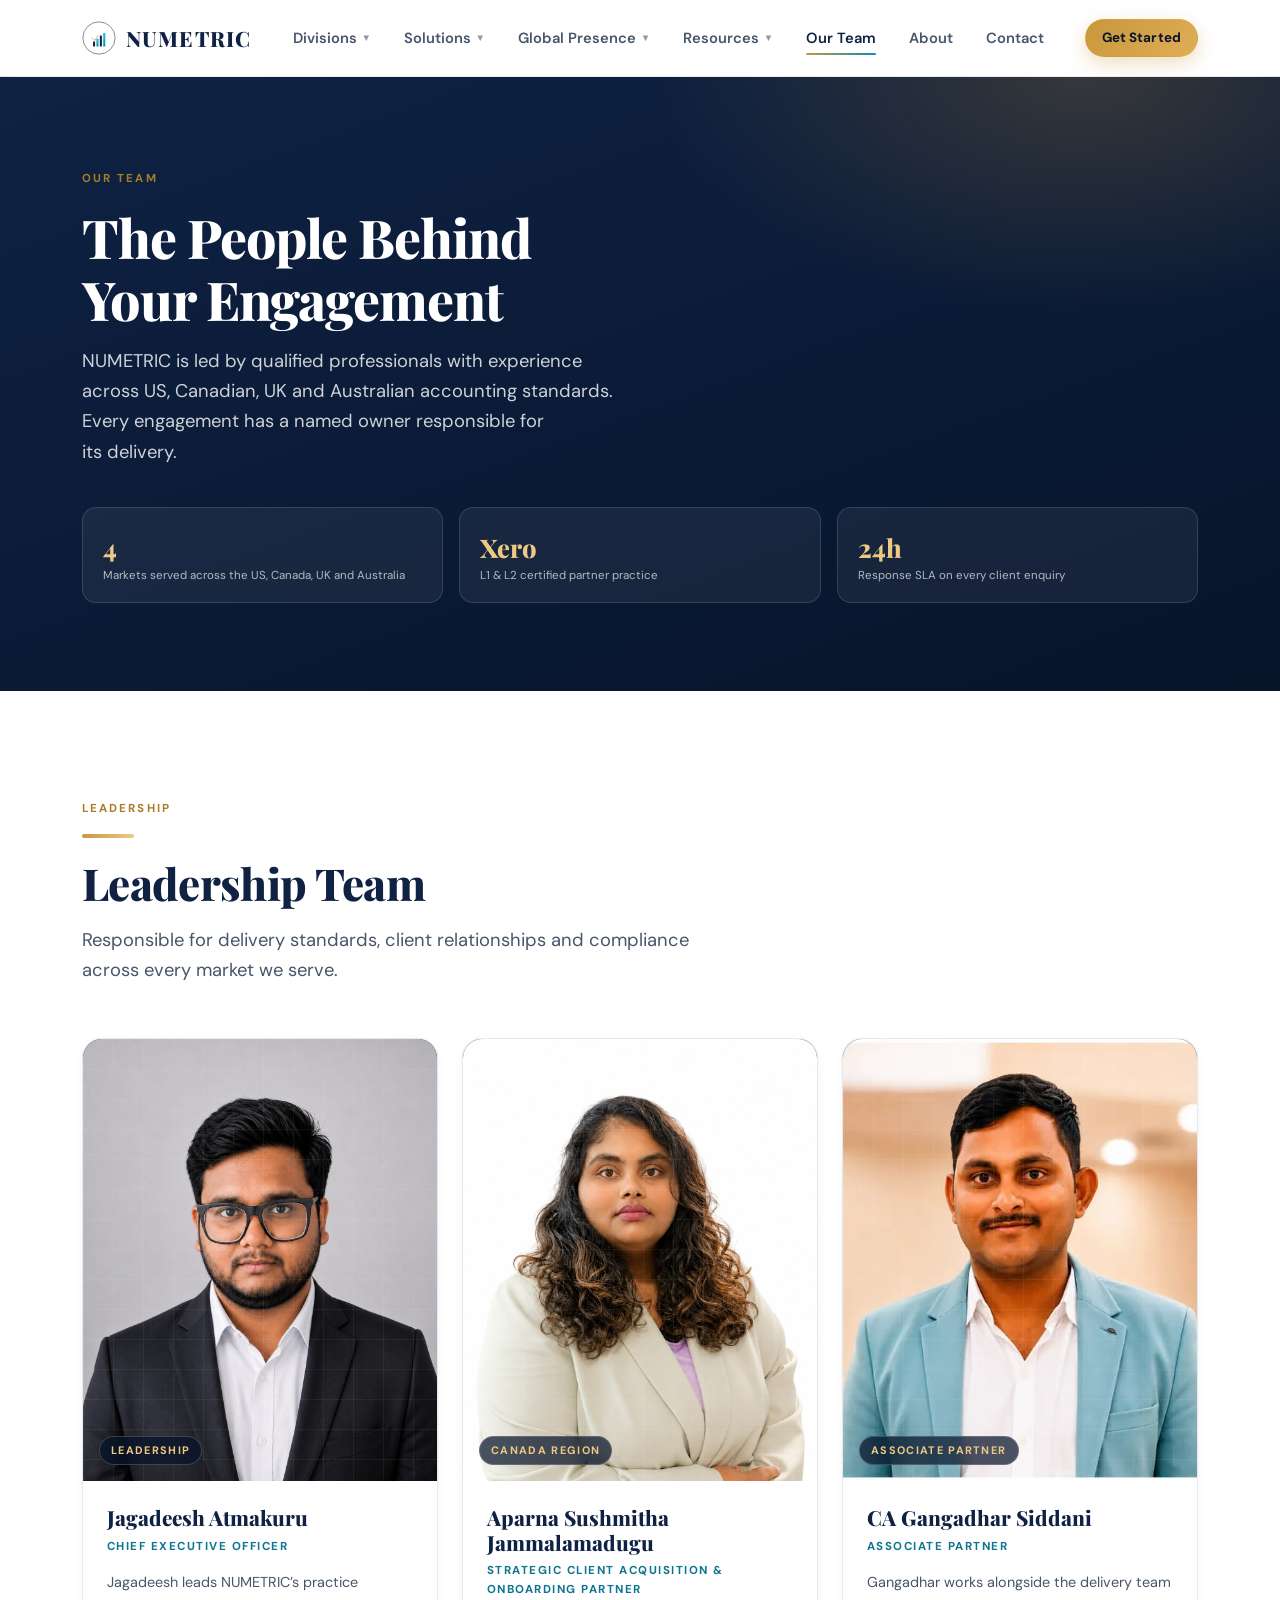
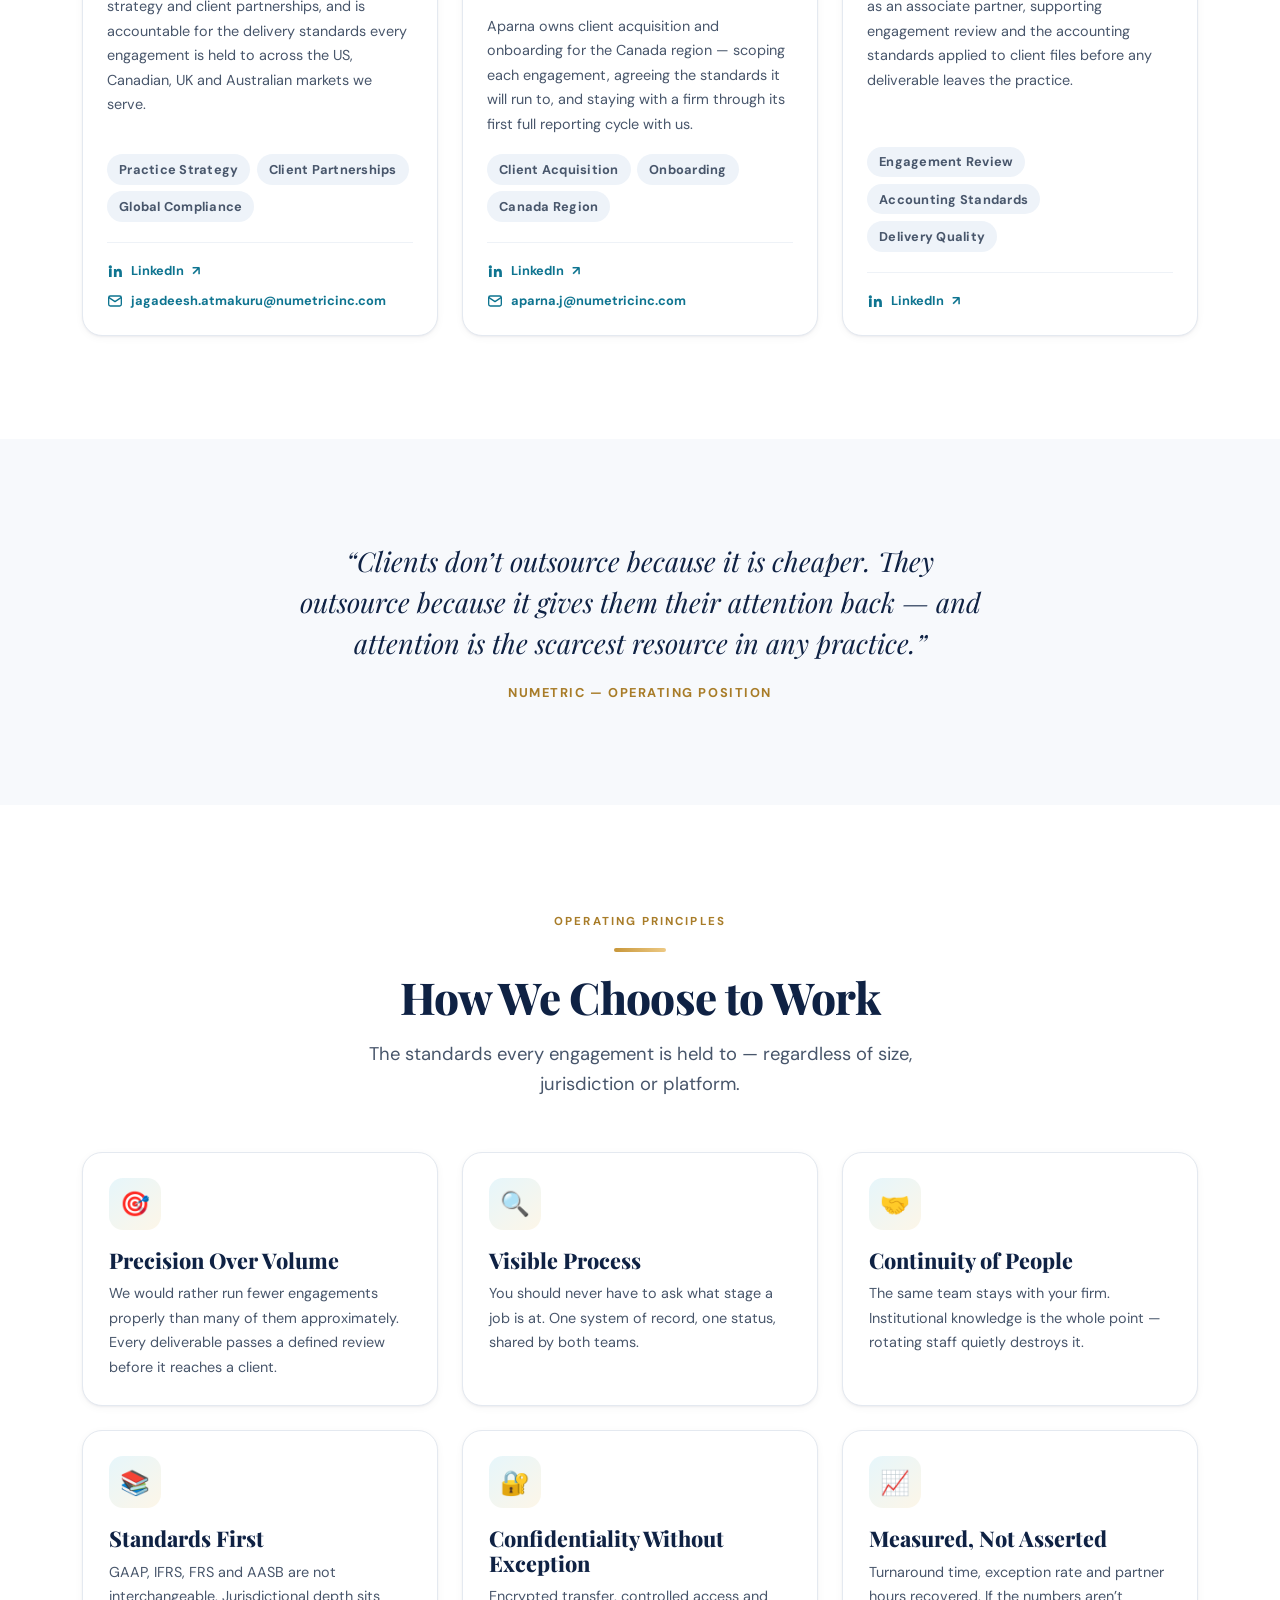
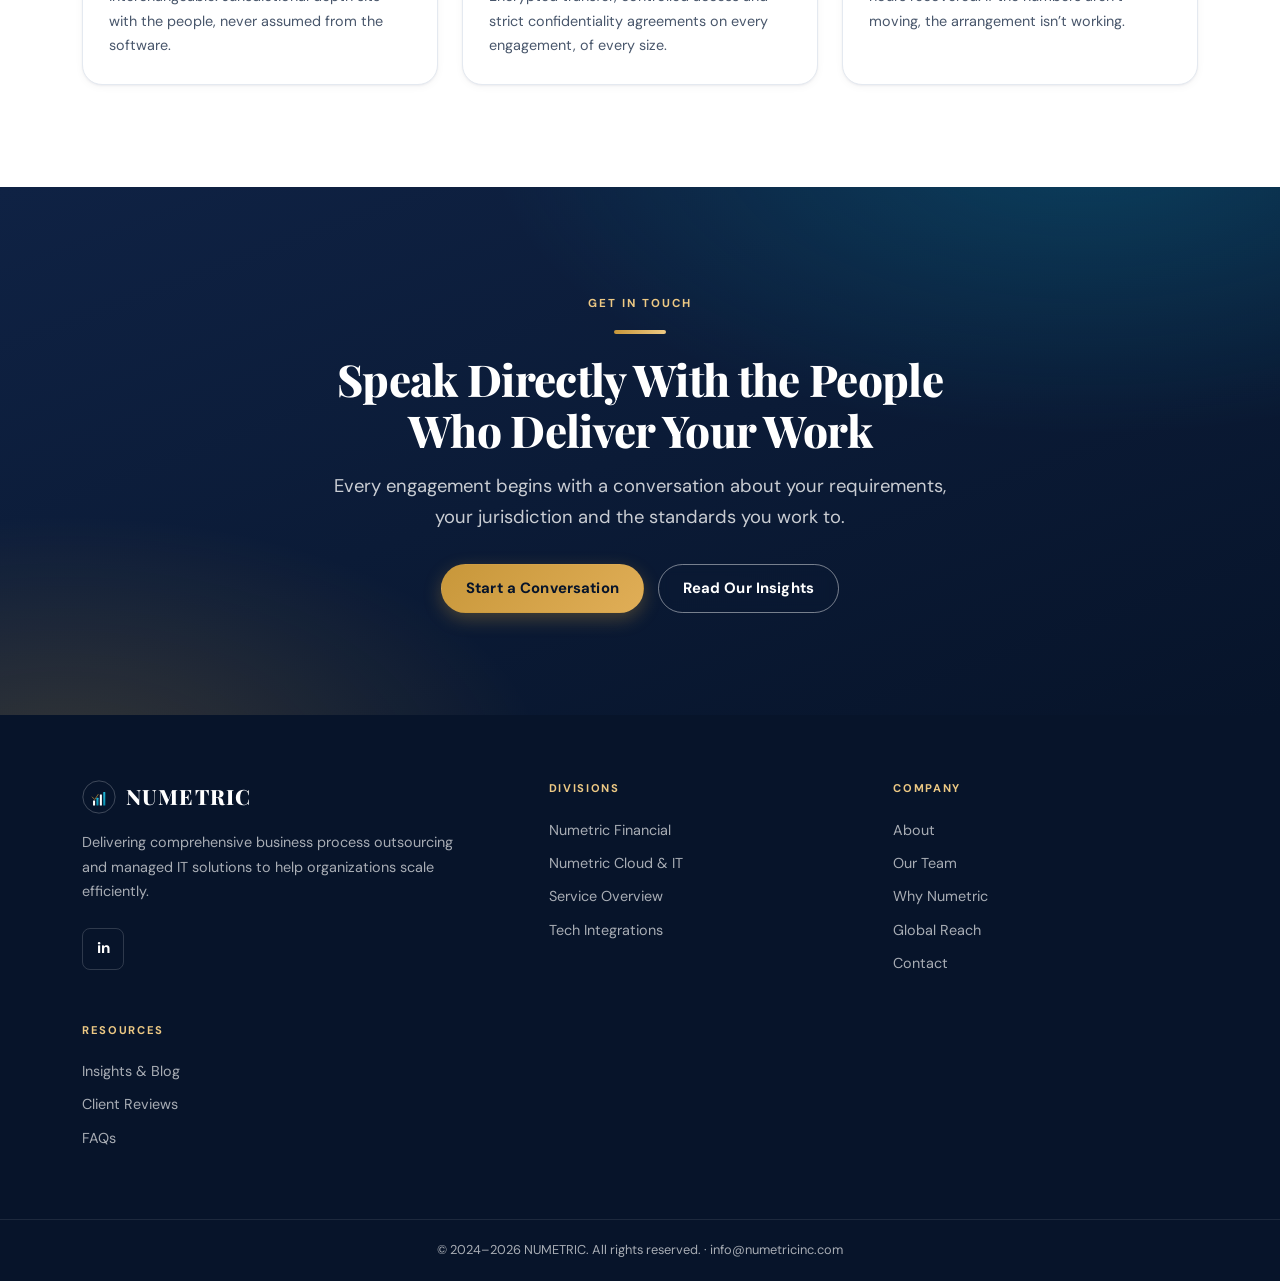
<file: team.html>
<!DOCTYPE html>
<html lang="en">
<head>
<meta charset="UTF-8">
<meta name="viewport" content="width=device-width, initial-scale=1.0">
<title>Our Team — NUMETRIC</title>
<meta name="description" content="The people behind NUMETRIC — leadership, operating principles and the standards every engagement is held to.">
<link rel="canonical" href="https://www.numetricinc.com/team">
<meta property="og:title" content="Our Team — NUMETRIC">
<meta property="og:type" content="website">
<link rel="preconnect" href="https://fonts.googleapis.com">
<link rel="preconnect" href="https://fonts.gstatic.com" crossorigin>
<link href="https://fonts.googleapis.com/css2?family=Playfair+Display:wght@700;800&family=DM+Sans:wght@300;400;500;600;700&display=swap" rel="stylesheet">
<link rel="stylesheet" href="/assets/site.css">
</head>
<body data-page="team">

<a class="skip-link" href="#main">Skip to content</a>
<header data-site-header></header>

<main id="main">

<!-- ══ HERO ═══════════════════════════════════════════════════════════ -->
<section class="team-hero">
    <div class="container">
        <span class="eyebrow">Our Team</span>
        <h1 id="teamHeadline"></h1>
        <p class="hero-sub" id="teamIntro"></p>
        <div class="team-facts" id="teamFacts"></div>
    </div>
</section>

<!-- ══ LEADERSHIP ═════════════════════════════════════════════════════ -->
<section class="section">
    <div class="container">
        <div class="section-head" data-reveal>
            <span class="eyebrow">Leadership</span>
            <div class="rule"></div>
            <h2 class="section-title">Leadership Team</h2>
            <p class="section-lead">Responsible for delivery standards, client relationships and
                compliance across every market we serve.</p>
        </div>
        <div class="team-grid" id="teamGrid"></div>
    </div>
</section>

<!-- ══ QUOTE ══════════════════════════════════════════════════════════ -->
<section class="section section-tint">
    <div class="container">
        <blockquote class="team-quote" data-reveal id="teamQuote"></blockquote>
    </div>
</section>

<!-- ══ PRINCIPLES ═════════════════════════════════════════════════════ -->
<section class="section">
    <div class="container">
        <div class="section-head center" data-reveal>
            <span class="eyebrow">Operating Principles</span>
            <div class="rule"></div>
            <h2 class="section-title">How We Choose to Work</h2>
            <p class="section-lead">The standards every engagement is held to — regardless of size,
                jurisdiction or platform.</p>
        </div>
        <div class="grid grid-3" id="teamPrinciples"></div>
    </div>
</section>

<!-- ══ CTA ════════════════════════════════════════════════════════════ -->
<section class="section section-deep">
    <div class="container text-center">
        <div class="section-head center" data-reveal style="margin-bottom:2rem">
            <span class="eyebrow">Get In Touch</span>
            <div class="rule"></div>
            <h2 class="section-title">Speak Directly With the People Who Deliver Your Work</h2>
            <p class="section-lead">Every engagement begins with a conversation about your requirements,
                your jurisdiction and the standards you work to.</p>
        </div>
        <div class="flex-wrap-gap justify-center" data-reveal>
            <a class="btn btn-gold" href="/#contact">Start a Conversation</a>
            <a class="btn btn-outline" href="/blog">Read Our Insights</a>
        </div>
    </div>
</section>

</main>

<footer data-site-footer></footer>

<script src="/assets/site.js"></script>
<script>
/* ══════════════════════════════════════════════════════════════════════
   TEAM PROFILE — EDIT THIS BLOCK ONLY.
   The whole page renders from the object below, so adding a person never
   means touching markup or CSS.

   TO ADD SOMEONE: copy a `members` entry, fill it in, done. Order in the
   array is the order on the page.

   TODO for the site owner: replace every value marked `PLACEHOLDER`.
   While any remain, an amber notice appears at the top of the page so
   unfinished content cannot be published unnoticed.
   ══════════════════════════════════════════════════════════════════════ */
const TEAM = {
    headline: 'The People Behind Your Engagement',

    intro: 'NUMETRIC is led by qualified professionals with experience across US, Canadian, ' +
           'UK and Australian accounting standards. Every engagement has a named owner ' +
           'responsible for its delivery.',

    facts: [
        { num: '4',      label: 'Markets served across the US, Canada, UK and Australia' },
        { num: 'Xero',   label: 'L1 & L2 certified partner practice' },
        { num: '24h',    label: 'Response SLA on every client enquiry' }
    ],

    /* Attributed to the firm rather than an individual — it states an operating
       position, not something a named person is on record as having said. */
    quote: {
        text: 'Clients don’t outsource because it is cheaper. They outsource because it gives ' +
              'them their attention back — and attention is the scarcest resource in any practice.',
        by: 'NUMETRIC — Operating Position'
    },

    /* Photos live in /assets/team/ with slug filenames. Leave `photo` empty to
       fall back to the monogram treatment. Each `links` entry takes a `type`
       of 'linkedin' or 'email', which selects the icon. */
    members: [
        {
            name: 'Jagadeesh Atmakuru',
            role: 'Chief Executive Officer',
            badge: 'Leadership',
            photo: '/assets/team/jagadeesh-atmakuru.jpeg',
            bio: 'Jagadeesh leads NUMETRIC’s practice strategy and client partnerships, and is ' +
                 'accountable for the delivery standards every engagement is held to across the ' +
                 'US, Canadian, UK and Australian markets we serve.',
            focus: ['Practice Strategy', 'Client Partnerships', 'Global Compliance'],
            links: [
                { type: 'linkedin', label: 'LinkedIn', url: 'https://www.linkedin.com/in/jagadeeshatmakuru/' },
                { type: 'email',    label: 'jagadeesh.atmakuru@numetricinc.com',
                  url: 'mailto:jagadeesh.atmakuru@numetricinc.com' }
            ]
        },
        {
            name: 'Aparna Sushmitha Jammalamadugu',
            role: 'Strategic Client Acquisition & Onboarding Partner',
            badge: 'Canada Region',
            photo: '/assets/team/aparna-jammalamadugu.jpeg',
            bio: 'Aparna owns client acquisition and onboarding for the Canada region — scoping ' +
                 'each engagement, agreeing the standards it will run to, and staying with a firm ' +
                 'through its first full reporting cycle with us.',
            focus: ['Client Acquisition', 'Onboarding', 'Canada Region'],
            links: [
                { type: 'linkedin', label: 'LinkedIn',
                  url: 'https://www.linkedin.com/in/aparna-sushmitha-jammalamadugu-7a7721263' },
                { type: 'email',    label: 'aparna.j@numetricinc.com',
                  url: 'mailto:aparna.j@numetricinc.com' }
            ]
        },
        {
            name: 'CA Gangadhar Siddani',
            role: 'Associate Partner',
            badge: 'Associate Partner',
            photo: '/assets/team/gangadhar-siddani.jpeg',
            bio: 'Gangadhar works alongside the delivery team as an associate partner, supporting ' +
                 'engagement review and the accounting standards applied to client files before ' +
                 'any deliverable leaves the practice.',
            focus: ['Engagement Review', 'Accounting Standards', 'Delivery Quality'],
            links: [
                { type: 'linkedin', label: 'LinkedIn',
                  url: 'https://www.linkedin.com/in/ca-gangadhar-siddani' }
            ]
        }
    ],

    principles: [
        { icon: '🎯', title: 'Precision Over Volume',
          body: 'We would rather run fewer engagements properly than many of them ' +
                'approximately. Every deliverable passes a defined review before it reaches a client.' },
        { icon: '🔍', title: 'Visible Process',
          body: 'You should never have to ask what stage a job is at. One system of record, ' +
                'one status, shared by both teams.' },
        { icon: '🤝', title: 'Continuity of People',
          body: 'The same team stays with your firm. Institutional knowledge is the whole ' +
                'point — rotating staff quietly destroys it.' },
        { icon: '📚', title: 'Standards First',
          body: 'GAAP, IFRS, FRS and AASB are not interchangeable. Jurisdictional depth sits ' +
                'with the people, never assumed from the software.' },
        { icon: '🔐', title: 'Confidentiality Without Exception',
          body: 'Encrypted transfer, controlled access and strict confidentiality agreements ' +
                'on every engagement, of every size.' },
        { icon: '📈', title: 'Measured, Not Asserted',
          body: 'Turnaround time, exception rate and partner hours recovered. If the numbers ' +
                'aren’t moving, the arrangement isn’t working.' }
    ]
};

NM.ready(() => {
    const { esc } = NM;
    const clean = (s) => String(s).replace(/PLACEHOLDER\s*—\s*/, '');
    const initials = (name) =>
        (clean(name).match(/\b[A-Za-z]/g) || ['N']).slice(0, 2).join('').toUpperCase();

    document.getElementById('teamHeadline').textContent = TEAM.headline;
    document.getElementById('teamIntro').textContent = TEAM.intro;

    document.getElementById('teamFacts').innerHTML = TEAM.facts.map(f =>
        `<div class="fact"><div class="fact-num">${esc(f.num)}</div>
         <div class="fact-lbl">${esc(f.label)}</div></div>`).join('');

    document.getElementById('teamQuote').innerHTML =
        `“${esc(TEAM.quote.text)}”<cite>${esc(TEAM.quote.by)}</cite>`;

    /* Icons are inline so a contact row never waits on a network request. */
    const ICONS = {
        linkedin: '<svg viewBox="0 0 24 24" fill="currentColor" aria-hidden="true">' +
            '<path d="M4.98 3.5a2.5 2.5 0 1 1 0 5 2.5 2.5 0 0 1 0-5zM3 9h4v12H3V9zm7 0h3.8v1.7h.05a4.2 4.2 0 0 1 3.75-2c4 0 4.75 2.6 4.75 6V21h-4v-5.5c0-1.3 0-3-1.85-3s-2.15 1.44-2.15 2.9V21h-4V9z"/></svg>',
        email: '<svg viewBox="0 0 24 24" fill="none" stroke="currentColor" stroke-width="2" ' +
            'stroke-linecap="round" stroke-linejoin="round" aria-hidden="true">' +
            '<rect x="2.5" y="4.5" width="19" height="15" rx="2.5"/><path d="m3 7 9 6 9-6"/></svg>'
    };

    const memberLink = (l) => {
        const external = /^https?:/i.test(l.url);
        return `<a class="member-link" href="${esc(l.url)}"
            ${external ? 'target="_blank" rel="noopener"' : ''}
            aria-label="${esc(clean(l.type === 'email' ? 'Email' : l.label))}">
            ${ICONS[l.type] || ''}<span>${esc(l.label)}</span>
            ${external ? '<span aria-hidden="true">↗</span>' : ''}</a>`;
    };

    const memberCard = (m) => `
        <article class="card card-hover member" data-reveal>
            <div class="member-photo">
                ${m.photo
                    ? `<img src="${esc(m.photo)}" alt="Portrait of ${esc(clean(m.name))}" loading="lazy">`
                    : `<span class="member-monogram">${esc(initials(m.name))}</span>`}
                ${m.badge ? `<span class="member-badge">${esc(m.badge)}</span>` : ''}
            </div>
            <div class="member-body">
                <h3 class="member-name">${esc(m.name)}</h3>
                <div class="member-role">${esc(m.role)}</div>
                <p class="member-bio">${esc(m.bio)}</p>
                ${m.focus && m.focus.length ? `<div class="member-focus">${
                    m.focus.map(f => `<span class="tag tag-muted">${esc(f)}</span>`).join('')
                }</div>` : ''}
                ${m.links && m.links.length
                    ? `<div class="member-links">${m.links.map(memberLink).join('')}</div>`
                    : ''}
            </div>
        </article>`;

    document.getElementById('teamGrid').innerHTML = TEAM.members.map(memberCard).join('');

    document.getElementById('teamPrinciples').innerHTML = TEAM.principles.map(p =>
        `<article class="card card-hover card-accent" data-reveal>
            <div class="icon-tile">${esc(p.icon)}</div>
            <h3 style="font-size:var(--fs-h3);color:var(--navy-800);margin-bottom:.55rem">${esc(p.title)}</h3>
            <p style="font-size:var(--fs-sm);color:var(--slate);line-height:1.7">${esc(p.body)}</p>
        </article>`).join('');

    /* Guard rail: make unfinished content impossible to miss. */
    if (JSON.stringify(TEAM).includes('PLACEHOLDER')) {
        const notice = document.createElement('div');
        notice.style.cssText =
            'background:#fef3c7;border-bottom:1px solid #fcd34d;color:#92400e;' +
            'padding:.85rem 1.25rem;font-size:.85rem;font-weight:600;text-align:center';
        notice.textContent =
            'Editor note: this page still contains PLACEHOLDER content. ' +
            'Edit the TEAM object at the bottom of team.html — this banner disappears once done.';
        document.getElementById('main').prepend(notice);
    }

    NM.observeNew();
});
</script>
</body>
</html>
</file>
<file: assets/site.css>
/* ==========================================================================
   NUMETRIC — Design System
   Single stylesheet shared by every page. Mobile-first: base rules target
   small screens, media queries only ever ADD capability at wider widths.
   ========================================================================== */

/* ── 1. TOKENS ─────────────────────────────────────────────────────────── */
:root {
    /* Brand */
    --navy-900: #07142a;
    --navy-800: #0f2244;
    --navy-700: #16305c;
    --navy-600: #23477f;
    --navy-500: #2c5aa0;

    --gold-600: #a87c28;
    --gold-500: #c8973a;
    --gold-400: #e0ae57;
    --gold-300: #edc984;
    --gold-50:  #fdf6e8;

    --teal-600: #0e7490;
    --teal-500: #0891b2;
    --teal-400: #22b8d8;
    --teal-50:  #e6f6fb;

    /* Neutrals */
    --ink:      #101a2b;
    --slate:    #48566b;
    --muted:    #8494a9;
    --line:     #e4e9f0;
    --line-soft:#eef2f7;
    --surface:  #ffffff;
    --canvas:   #f7f9fc;
    --canvas-2: #eef3f9;

    --success:  #0d9488;
    --danger:   #dc2626;

    /* Type */
    --font-display: 'Playfair Display', Georgia, serif;
    --font-body: 'DM Sans', -apple-system, BlinkMacSystemFont, 'Segoe UI', sans-serif;

    --fs-hero:  clamp(2.15rem, 6.2vw, 4rem);
    --fs-h2:    clamp(1.7rem, 4.2vw, 2.75rem);
    --fs-h3:    clamp(1.1rem, 2.2vw, 1.35rem);
    --fs-lead:  clamp(1rem, 1.9vw, 1.15rem);
    --fs-body:  1rem;
    --fs-sm:    0.9rem;
    --fs-xs:    0.8rem;

    /* Space */
    --gutter: 1.25rem;
    --section-y: clamp(3.5rem, 8vw, 7rem);
    --max-w: 1180px;
    --max-read: 46rem;

    /* Shape */
    --r-sm: 8px;
    --r-md: 14px;
    --r-lg: 20px;
    --r-xl: 28px;
    --r-pill: 999px;

    /* Elevation */
    --sh-1: 0 1px 2px rgba(16, 26, 43, .05), 0 2px 8px rgba(16, 26, 43, .04);
    --sh-2: 0 4px 12px rgba(16, 26, 43, .07), 0 12px 32px rgba(16, 26, 43, .06);
    --sh-3: 0 12px 28px rgba(16, 26, 43, .10), 0 28px 64px rgba(16, 26, 43, .10);
    --sh-navy: 0 18px 40px rgba(15, 34, 68, .28);

    --ease: cubic-bezier(.22, .61, .36, 1);
    --header-h: 68px;
}

@media (min-width: 768px) {
    :root { --gutter: 2rem; --header-h: 76px; }
}

/* ── 2. RESET ──────────────────────────────────────────────────────────── */
*, *::before, *::after { margin: 0; padding: 0; box-sizing: border-box; }

html {
    scroll-behavior: smooth;
    scroll-padding-top: calc(var(--header-h) + 12px);
    -webkit-text-size-adjust: 100%;
}

body {
    font-family: var(--font-body);
    font-size: var(--fs-body);
    line-height: 1.65;
    color: var(--ink);
    background: var(--surface);
    overflow-x: hidden;
    -webkit-font-smoothing: antialiased;
    text-rendering: optimizeLegibility;
}

img, svg { display: block; max-width: 100%; }
button, input, textarea, select { font: inherit; color: inherit; }
button { background: none; border: none; cursor: pointer; }
a { color: inherit; text-decoration: none; }
ul { list-style: none; }

:focus-visible {
    outline: 3px solid var(--teal-400);
    outline-offset: 3px;
    border-radius: 4px;
}

::selection { background: var(--gold-300); color: var(--navy-900); }

@media (prefers-reduced-motion: reduce) {
    html { scroll-behavior: auto; }
    *, *::before, *::after {
        animation-duration: .01ms !important;
        transition-duration: .01ms !important;
    }
}

/* ── 3. LAYOUT PRIMITIVES ──────────────────────────────────────────────── */
.container {
    width: 100%;
    max-width: var(--max-w);
    margin-inline: auto;
    padding-inline: var(--gutter);
}

.section { padding-block: var(--section-y); }
.section-tint { background: var(--canvas); }
.section-deep {
    background:
        radial-gradient(1000px 500px at 85% -10%, rgba(8, 145, 178, .30), transparent 60%),
        radial-gradient(800px 420px at 5% 110%, rgba(200, 151, 58, .22), transparent 60%),
        linear-gradient(160deg, var(--navy-800), var(--navy-900));
    color: #fff;
}

.stack > * + * { margin-top: 1rem; }

/* Section heading block */
.section-head { margin-bottom: clamp(2rem, 5vw, 3.25rem); }
.section-head.center { text-align: center; margin-inline: auto; max-width: 42rem; }

.eyebrow {
    display: inline-block;
    font-size: 0.72rem;
    font-weight: 700;
    letter-spacing: .18em;
    text-transform: uppercase;
    color: var(--gold-600);
}
.section-deep .eyebrow { color: var(--gold-300); }

.rule {
    width: 52px;
    height: 4px;
    border-radius: 2px;
    background: linear-gradient(90deg, var(--gold-500), var(--gold-300));
    margin-block: .9rem 1.25rem;
}
.section-head.center .rule { margin-inline: auto; }

h1, h2, h3, h4 { font-family: var(--font-display); line-height: 1.15; font-weight: 800; }

.section-title {
    font-size: var(--fs-h2);
    color: var(--navy-800);
    letter-spacing: -.015em;
    text-wrap: balance;
}
.section-deep .section-title { color: #fff; }

.section-lead {
    font-size: var(--fs-lead);
    color: var(--slate);
    max-width: 40rem;
    margin-top: 1rem;
    text-wrap: pretty;
}
.section-head.center .section-lead { margin-inline: auto; }
.section-deep .section-lead { color: rgba(255, 255, 255, .78); }

/* Auto-fit grids: one column on phones, fluid columns above */
.grid { display: grid; gap: 1.25rem; }
@media (min-width: 640px) {
    .grid { gap: 1.5rem; }
    .grid-2 { grid-template-columns: repeat(auto-fit, minmax(19rem, 1fr)); }
    .grid-3 { grid-template-columns: repeat(auto-fit, minmax(17rem, 1fr)); }
    .grid-4 { grid-template-columns: repeat(auto-fit, minmax(13rem, 1fr)); }
}

/* ── 4. BUTTONS ────────────────────────────────────────────────────────── */
.btn {
    --btn-bg: var(--navy-800);
    --btn-fg: #fff;
    --btn-bd: transparent;
    display: inline-flex;
    align-items: center;
    justify-content: center;
    gap: .5rem;
    min-height: 46px;
    padding: .7rem 1.5rem;
    border-radius: var(--r-pill);
    border: 1.5px solid var(--btn-bd);
    background: var(--btn-bg);
    color: var(--btn-fg);
    font-size: .93rem;
    font-weight: 700;
    letter-spacing: .01em;
    text-align: center;
    cursor: pointer;
    transition: transform .22s var(--ease), box-shadow .22s var(--ease),
                background-color .22s var(--ease), color .22s var(--ease);
}
.btn:hover { transform: translateY(-2px); box-shadow: var(--sh-2); }
.btn:active { transform: translateY(0); }

.btn-gold {
    --btn-bg: linear-gradient(135deg, var(--gold-500), var(--gold-400));
    --btn-fg: var(--navy-900);
    box-shadow: 0 6px 18px rgba(200, 151, 58, .32);
}
.btn-gold:hover { box-shadow: 0 12px 30px rgba(200, 151, 58, .42); }

.btn-navy { --btn-bg: var(--navy-800); --btn-fg: #fff; }
.btn-teal { --btn-bg: linear-gradient(135deg, var(--teal-500), var(--teal-600)); --btn-fg: #fff; }

.btn-outline {
    --btn-bg: transparent;
    --btn-fg: #fff;
    --btn-bd: rgba(255, 255, 255, .45);
    backdrop-filter: blur(6px);
}
.btn-outline:hover { --btn-bg: rgba(255, 255, 255, .12); }

.btn-ghost {
    --btn-bg: transparent;
    --btn-fg: var(--navy-800);
    --btn-bd: var(--line);
}
.btn-ghost:hover { --btn-bd: var(--navy-600); --btn-bg: var(--canvas); }

.btn-sm { min-height: 38px; padding: .45rem 1rem; font-size: .84rem; }
.btn-block { width: 100%; }

/* ── 5. CHIPS / TAGS ───────────────────────────────────────────────────── */
.tag {
    display: inline-flex;
    align-items: center;
    gap: .35rem;
    padding: .3rem .75rem;
    border-radius: var(--r-pill);
    background: var(--teal-50);
    color: var(--teal-600);
    font-size: var(--fs-xs);
    font-weight: 700;
    letter-spacing: .02em;
}
.tag-gold { background: var(--gold-50); color: var(--gold-600); }
.tag-muted { background: var(--canvas-2); color: var(--slate); }

/* ── 6. CARDS ──────────────────────────────────────────────────────────── */
.card {
    background: var(--surface);
    border: 1px solid var(--line);
    border-radius: var(--r-lg);
    padding: 1.6rem;
    box-shadow: var(--sh-1);
    transition: transform .3s var(--ease), box-shadow .3s var(--ease),
                border-color .3s var(--ease);
}
.card-hover:hover {
    transform: translateY(-4px);
    box-shadow: var(--sh-3);
    border-color: rgba(44, 90, 160, .28);
}

/* Gradient hairline that wipes in on hover */
.card-accent { position: relative; overflow: hidden; }
.card-accent::before {
    content: '';
    position: absolute;
    inset-inline: 0;
    top: 0;
    height: 3px;
    background: linear-gradient(90deg, var(--teal-500), var(--gold-500));
    transform: scaleX(0);
    transform-origin: left;
    transition: transform .4s var(--ease);
}
.card-accent:hover::before { transform: scaleX(1); }

.icon-tile {
    display: grid;
    place-items: center;
    width: 52px;
    height: 52px;
    border-radius: var(--r-md);
    background: linear-gradient(140deg, var(--teal-50), var(--gold-50));
    font-size: 1.5rem;
    margin-bottom: 1.1rem;
}

/* ── 7. HEADER + NAV ───────────────────────────────────────────────────── */
.site-header {
    position: fixed;
    inset-inline: 0;
    top: 0;
    z-index: 1000;
    background: rgba(255, 255, 255, .82);
    backdrop-filter: saturate(180%) blur(14px);
    border-bottom: 1px solid transparent;
    transition: box-shadow .3s var(--ease), border-color .3s var(--ease),
                background-color .3s var(--ease);
}
.site-header.scrolled {
    background: rgba(255, 255, 255, .95);
    border-bottom-color: var(--line);
    box-shadow: 0 2px 20px rgba(16, 26, 43, .07);
}

.nav {
    display: flex;
    align-items: center;
    justify-content: space-between;
    gap: 1rem;
    height: var(--header-h);
    max-width: var(--max-w);
    margin-inline: auto;
    padding-inline: var(--gutter);
}

.brand { display: flex; align-items: center; gap: .6rem; flex-shrink: 0; }
.brand-mark { width: 34px; height: 34px; }
.brand-text {
    font-family: var(--font-display);
    font-size: 1.32rem;
    font-weight: 800;
    letter-spacing: .06em;
    color: var(--navy-800);
}

/* Desktop nav is hidden until there is room for it */
.nav-menu, .nav-cta { display: none; }

@media (min-width: 1024px) {
    .nav-menu {
        display: flex;
        align-items: center;
        gap: .35rem;
        margin-inline: auto;
    }
    .nav-cta { display: flex; align-items: center; gap: .7rem; }
    .nav-toggle { display: none !important; }
}

.nav-item { position: relative; }
.nav-link {
    display: inline-flex;
    align-items: center;
    gap: .3rem;
    padding: .55rem .85rem;
    border-radius: var(--r-sm);
    font-size: .92rem;
    font-weight: 600;
    color: var(--slate);
    transition: color .2s var(--ease), background-color .2s var(--ease);
}
.nav-link:hover, .nav-item:hover > .nav-link { color: var(--navy-800); background: var(--canvas); }
.nav-link[aria-current="page"] { color: var(--navy-800); }
.nav-link[aria-current="page"]::after {
    content: '';
    position: absolute;
    left: .85rem;
    right: .85rem;
    bottom: .25rem;
    height: 2px;
    border-radius: 2px;
    background: linear-gradient(90deg, var(--gold-500), var(--teal-500));
}
.caret { font-size: .6rem; opacity: .6; transition: transform .25s var(--ease); }
.nav-item:hover .caret { transform: rotate(180deg); }

.dropdown {
    position: absolute;
    top: calc(100% + .4rem);
    left: 0;
    min-width: 15rem;
    padding: .5rem;
    background: var(--surface);
    border: 1px solid var(--line);
    border-radius: var(--r-md);
    box-shadow: var(--sh-3);
    opacity: 0;
    visibility: hidden;
    transform: translateY(-6px);
    transition: opacity .22s var(--ease), transform .22s var(--ease), visibility .22s;
}
.nav-item:hover .dropdown, .nav-item:focus-within .dropdown {
    opacity: 1;
    visibility: visible;
    transform: translateY(0);
}
.dropdown a {
    display: block;
    padding: .6rem .75rem;
    border-radius: var(--r-sm);
    font-size: .89rem;
    font-weight: 500;
    color: var(--slate);
    transition: background-color .18s, color .18s, padding-left .18s;
}
.dropdown a:hover { background: var(--canvas); color: var(--navy-800); padding-left: 1rem; }
.dropdown a[aria-current="page"] { color: var(--navy-800); font-weight: 700; background: var(--canvas); }

/* Hamburger */
.nav-toggle {
    display: grid;
    place-content: center;
    gap: 5px;
    width: 44px;
    height: 44px;
    border-radius: var(--r-sm);
    margin-right: -8px;
}
.nav-toggle span {
    display: block;
    width: 22px;
    height: 2px;
    border-radius: 2px;
    background: var(--navy-800);
    transition: transform .3s var(--ease), opacity .2s var(--ease);
}
.nav-toggle[aria-expanded="true"] span:nth-child(1) { transform: translateY(7px) rotate(45deg); }
.nav-toggle[aria-expanded="true"] span:nth-child(2) { opacity: 0; }
.nav-toggle[aria-expanded="true"] span:nth-child(3) { transform: translateY(-7px) rotate(-45deg); }

/* Mobile drawer — full-height sheet below the bar */
.drawer {
    position: fixed;
    inset: var(--header-h) 0 0;
    z-index: 999;
    padding: 1.5rem var(--gutter) 3rem;
    background: var(--surface);
    overflow-y: auto;
    overscroll-behavior: contain;
    opacity: 0;
    visibility: hidden;
    transform: translateY(-8px);
    transition: opacity .28s var(--ease), transform .28s var(--ease), visibility .28s;
}
.drawer.open { opacity: 1; visibility: visible; transform: translateY(0); }
@media (min-width: 1024px) { .drawer { display: none; } }

.drawer-group { padding-block: .85rem; border-bottom: 1px solid var(--line-soft); }
.drawer-label {
    display: block;
    font-size: .7rem;
    font-weight: 700;
    letter-spacing: .16em;
    text-transform: uppercase;
    color: var(--muted);
    margin-bottom: .5rem;
}
.drawer a {
    display: block;
    padding: .7rem 0;
    font-size: 1.02rem;
    font-weight: 600;
    color: var(--navy-800);
}
.drawer a:active { color: var(--teal-600); }
.drawer-actions { display: grid; gap: .75rem; margin-top: 1.5rem; }

body.no-scroll { overflow: hidden; }

/* Every page offsets content by the fixed header */
main { padding-top: var(--header-h); }

/* ── 8. HERO ───────────────────────────────────────────────────────────── */
.hero {
    position: relative;
    isolation: isolate;
    overflow: hidden;
    padding-block: clamp(3rem, 9vw, 6.5rem);
    background: linear-gradient(160deg, var(--navy-800) 0%, var(--navy-900) 100%);
    color: #fff;
}
.hero::before {
    content: '';
    position: absolute;
    inset: 0;
    z-index: -2;
    background-image:
        linear-gradient(rgba(255, 255, 255, .045) 1px, transparent 1px),
        linear-gradient(90deg, rgba(255, 255, 255, .045) 1px, transparent 1px);
    background-size: 56px 56px;
    mask-image: radial-gradient(120% 90% at 50% 0%, #000 30%, transparent 78%);
}
.hero::after {
    content: '';
    position: absolute;
    z-index: -1;
    width: min(70vw, 620px);
    aspect-ratio: 1;
    right: -12%;
    top: -22%;
    border-radius: 50%;
    background: radial-gradient(circle, rgba(8, 145, 178, .38), transparent 68%);
    filter: blur(20px);
}

.hero-inner { display: grid; gap: clamp(2.5rem, 6vw, 4rem); align-items: center; }
@media (min-width: 960px) { .hero-inner { grid-template-columns: 1.08fr .92fr; } }

.hero-badge {
    display: inline-flex;
    align-items: center;
    gap: .5rem;
    padding: .45rem 1rem;
    border-radius: var(--r-pill);
    border: 1px solid rgba(255, 255, 255, .18);
    background: rgba(255, 255, 255, .07);
    backdrop-filter: blur(8px);
    font-size: .75rem;
    font-weight: 700;
    letter-spacing: .1em;
    text-transform: uppercase;
    color: var(--gold-300);
}

.hero h1 {
    font-size: var(--fs-hero);
    letter-spacing: -.02em;
    margin-block: 1.4rem 1.25rem;
    text-wrap: balance;
}
.hero h1 em {
    font-style: normal;
    background: linear-gradient(120deg, var(--gold-400), var(--gold-300));
    -webkit-background-clip: text;
    background-clip: text;
    color: transparent;
}

.hero-sub {
    font-size: var(--fs-lead);
    color: rgba(255, 255, 255, .8);
    max-width: 34rem;
    text-wrap: pretty;
}

.hero-actions { display: flex; flex-wrap: wrap; gap: .85rem; margin-top: 2rem; }
.hero-actions .btn { flex: 1 1 auto; min-width: 12rem; }
@media (min-width: 480px) { .hero-actions .btn { flex: 0 0 auto; } }

/* Stat cards: 2-up even on the smallest phones */
.hero-stats { display: grid; grid-template-columns: repeat(2, 1fr); gap: .85rem; }
@media (min-width: 640px) { .hero-stats { gap: 1.1rem; } }

.stat {
    padding: 1.25rem;
    border-radius: var(--r-lg);
    border: 1px solid rgba(255, 255, 255, .12);
    background: rgba(255, 255, 255, .06);
    backdrop-filter: blur(12px);
    transition: transform .3s var(--ease), background-color .3s var(--ease);
}
.stat:hover { transform: translateY(-4px); background: rgba(255, 255, 255, .1); }
.stat.featured {
    border-color: rgba(200, 151, 58, .4);
    background: linear-gradient(150deg, rgba(200, 151, 58, .18), rgba(255, 255, 255, .05));
}
.stat-icon { font-size: 1.3rem; margin-bottom: .6rem; }
.stat-num {
    font-family: var(--font-display);
    font-size: clamp(1.5rem, 4.4vw, 2rem);
    font-weight: 800;
    color: var(--gold-300);
    line-height: 1.1;
}
.stat-label {
    font-size: var(--fs-xs);
    color: rgba(255, 255, 255, .7);
    line-height: 1.45;
    margin-top: .35rem;
}

/* ── 9. TRUST BAR (scrolls horizontally on small screens) ──────────────── */
.trust {
    background: var(--navy-900);
    border-top: 1px solid rgba(255, 255, 255, .07);
    padding-block: 1rem;
}
.trust-inner {
    display: flex;
    align-items: center;
    gap: 1.25rem;
    max-width: var(--max-w);
    margin-inline: auto;
    padding-inline: var(--gutter);
}
.trust-label {
    flex-shrink: 0;
    font-size: .68rem;
    font-weight: 700;
    letter-spacing: .18em;
    text-transform: uppercase;
    color: var(--gold-500);
}
.trust-items {
    display: flex;
    gap: 1.75rem;
    overflow-x: auto;
    scrollbar-width: none;
    -webkit-overflow-scrolling: touch;
}
.trust-items::-webkit-scrollbar { display: none; }
.trust-item {
    display: flex;
    align-items: center;
    gap: .45rem;
    white-space: nowrap;
    font-size: var(--fs-xs);
    font-weight: 600;
    color: rgba(255, 255, 255, .68);
}

/* ── 10. ABOUT ─────────────────────────────────────────────────────────── */
.about-grid { display: grid; gap: clamp(2.5rem, 5vw, 4rem); align-items: start; }
@media (min-width: 960px) { .about-grid { grid-template-columns: 1.1fr .9fr; } }

.values { display: grid; gap: 1rem; margin-top: 2.5rem; }
@media (min-width: 560px) { .values { grid-template-columns: repeat(3, 1fr); } }

.value {
    padding: 1.25rem;
    border-radius: var(--r-md);
    background: var(--canvas);
    border: 1px solid var(--line-soft);
}
.value .v-icon {
    display: grid;
    place-items: center;
    width: 36px;
    height: 36px;
    border-radius: 10px;
    background: var(--surface);
    box-shadow: var(--sh-1);
    margin-bottom: .7rem;
}
.value h4 { font-size: .95rem; color: var(--navy-800); margin-bottom: .3rem; }
.value p { font-size: var(--fs-xs); color: var(--slate); line-height: 1.55; }

.about-visual { position: relative; }
.about-panel {
    padding: clamp(1.75rem, 4vw, 2.5rem);
    border-radius: var(--r-xl);
    background: linear-gradient(155deg, var(--navy-700), var(--navy-900));
    color: #fff;
    box-shadow: var(--sh-navy);
}
.about-panel h3 { font-size: var(--fs-h3); margin-bottom: 1rem; }
.about-panel p { color: rgba(255, 255, 255, .78); font-size: var(--fs-sm); line-height: 1.75; }

.about-float {
    display: none;
    position: absolute;
    right: -1rem;
    bottom: -1.75rem;
    padding: 1.1rem 1.5rem;
    border-radius: var(--r-lg);
    background: var(--surface);
    box-shadow: var(--sh-3);
    text-align: center;
}
@media (min-width: 560px) { .about-float { display: block; } }
.about-float .big {
    font-family: var(--font-display);
    font-size: 1.75rem;
    font-weight: 800;
    color: var(--gold-600);
}
.about-float .small {
    font-size: .68rem;
    font-weight: 700;
    letter-spacing: .1em;
    text-transform: uppercase;
    color: var(--muted);
}

/* ── 11. SERVICES & PILLARS ────────────────────────────────────────── */
.pillars-grid {
    display: grid;
    gap: 2rem;
    align-items: stretch;
}
@media (min-width: 920px) {
    .pillars-grid {
        grid-template-columns: repeat(2, 1fr);
        gap: 2.25rem;
    }
}

.pillar-card {
    display: flex;
    flex-direction: column;
    height: 100%;
    padding: clamp(1.75rem, 3.5vw, 2.5rem);
    border-radius: var(--r-xl);
    background: var(--surface);
    border: 1px solid var(--line);
    box-shadow: var(--sh-1);
    position: relative;
    overflow: hidden;
    transition: transform .3s var(--ease), box-shadow .3s var(--ease), border-color .3s;
}
.pillar-card:hover {
    transform: translateY(-4px);
    box-shadow: var(--sh-2);
}
.pillar-card.pillar-kpo {
    border-top: 4px solid var(--gold-500);
}
.pillar-card.pillar-it {
    border-top: 4px solid var(--teal-500);
}

.pillar-top {
    margin-bottom: 1.5rem;
    padding-bottom: 1.25rem;
    border-bottom: 1px solid var(--line-soft);
}
.pillar-badge {
    display: inline-flex;
    align-items: center;
    gap: .4rem;
    font-size: .72rem;
    font-weight: 700;
    letter-spacing: .12em;
    text-transform: uppercase;
    padding: .35rem .85rem;
    border-radius: var(--r-pill);
    margin-bottom: .85rem;
}
.pillar-badge.badge-kpo {
    background: var(--gold-50);
    color: var(--gold-600);
    border: 1px solid rgba(200, 151, 58, .3);
}
.pillar-badge.badge-it {
    background: var(--teal-50);
    color: var(--teal-600);
    border: 1px solid rgba(8, 145, 178, .3);
}

.pillar-title {
    font-size: clamp(1.35rem, 2.6vw, 1.7rem);
    color: var(--navy-900);
    font-family: var(--font-display);
    line-height: 1.25;
    margin-bottom: .6rem;
}
.pillar-desc {
    font-size: var(--fs-sm);
    color: var(--slate);
    line-height: 1.65;
}

.pillar-caps {
    display: grid;
    gap: 1.15rem;
    margin-bottom: 1.75rem;
    flex: 1 1 auto;
}
.pillar-cap {
    display: flex;
    align-items: flex-start;
    gap: .85rem;
}
.pillar-cap-icon {
    flex: 0 0 24px;
    width: 24px;
    height: 24px;
    border-radius: 50%;
    display: grid;
    place-items: center;
    font-size: .75rem;
    font-weight: 700;
    margin-top: .15rem;
}
.pillar-kpo .pillar-cap-icon {
    background: var(--gold-50);
    color: var(--gold-600);
}
.pillar-it .pillar-cap-icon {
    background: var(--teal-50);
    color: var(--teal-600);
}

.pillar-cap-body h4 {
    font-size: .95rem;
    font-weight: 700;
    color: var(--navy-800);
    margin-bottom: .2rem;
}
.pillar-cap-body p {
    font-size: var(--fs-xs);
    color: var(--slate);
    line-height: 1.55;
}

.pillar-tech {
    margin-top: auto;
    padding-top: 1.25rem;
    border-top: 1px solid var(--line-soft);
}
.pillar-tech-label {
    font-size: .7rem;
    font-weight: 700;
    letter-spacing: .1em;
    text-transform: uppercase;
    color: var(--muted);
    margin-bottom: .6rem;
    display: block;
}
.tech-pills {
    display: flex;
    flex-wrap: wrap;
    gap: .45rem;
}
.tech-pill {
    padding: .3rem .75rem;
    border-radius: var(--r-pill);
    background: var(--canvas);
    border: 1px solid var(--line);
    font-size: .75rem;
    font-weight: 600;
    color: var(--navy-700);
    display: inline-flex;
    align-items: center;
    gap: .35rem;
}
.tech-pill.highlight {
    background: var(--navy-800);
    color: #fff;
    border-color: var(--navy-800);
}

/* ── 12. INTEGRATIONS & TECH STACK ─────────────────────────────────────── */
.intg { position: relative; }
.intg-logo {
    display: grid;
    place-items: center;
    width: 60px;
    height: 60px;
    border-radius: var(--r-md);
    font-size: 1.6rem;
    font-weight: 800;
    color: #fff;
    margin-bottom: 1.1rem;
}
.intg-logo.biologs { background: linear-gradient(135deg, var(--teal-500), var(--teal-600)); }
.intg-logo svg { width: 32px; height: 32px; }
.intg-logo.xero { background: linear-gradient(135deg, #13b5ea, #0086b3); font-family: var(--font-display); }
.intg-logo.python { background: linear-gradient(135deg, #2b5b84, #ffd43b); color: #fff; font-size: 1.3rem; }
.intg-logo.tally { background: linear-gradient(135deg, #0e7490, #16305c); font-size: 1.2rem; }
.intg h3 { font-size: var(--fs-h3); color: var(--navy-800); }
.intg-sub { font-size: var(--fs-xs); font-weight: 700; color: var(--teal-600); margin-block: .25rem .8rem; }
.intg > p { font-size: var(--fs-sm); color: var(--slate); line-height: 1.7; }
.intg-features { margin-top: 1.1rem; display: flex; flex-wrap: wrap; gap: .45rem; }
.intg-features li {
    padding: .3rem .7rem;
    border-radius: var(--r-pill);
    background: var(--canvas);
    border: 1px solid var(--line-soft);
    font-size: .74rem;
    font-weight: 600;
    color: var(--slate);
}
.intg-link {
    display: inline-block;
    margin-top: 1.1rem;
    font-size: var(--fs-xs);
    font-weight: 700;
    color: var(--teal-600);
    transition: color .2s;
}
.intg-link:hover { color: var(--navy-800); }

.arch-panel {
    margin-top: 2.25rem;
    padding: clamp(1.5rem, 3.5vw, 2.5rem);
    border-radius: var(--r-xl);
    background: linear-gradient(145deg, var(--navy-800), var(--navy-900));
    color: #fff;
    box-shadow: var(--sh-navy);
    border: 1px solid rgba(255, 255, 255, .1);
}
.arch-panel h4 {
    font-size: 1.2rem;
    color: var(--gold-300);
    margin-bottom: .6rem;
}
.arch-panel p {
    font-size: var(--fs-sm);
    color: rgba(255, 255, 255, .82);
    line-height: 1.75;
}
.arch-flow-grid {
    display: grid;
    gap: 1rem;
    margin-top: 1.5rem;
    padding-top: 1.5rem;
    border-top: 1px solid rgba(255, 255, 255, .12);
}
@media (min-width: 768px) {
    .arch-flow-grid { grid-template-columns: repeat(3, 1fr); }
}
.arch-flow-step {
    padding: 1rem;
    border-radius: var(--r-md);
    background: rgba(255, 255, 255, .05);
    border: 1px solid rgba(255, 255, 255, .08);
}
.arch-flow-step h5 {
    font-size: .85rem;
    color: var(--teal-400);
    margin-bottom: .35rem;
}
.arch-flow-step p {
    font-size: var(--fs-xs);
    color: rgba(255, 255, 255, .7);
    line-height: 1.5;
}
.note-panel h4 { font-size: 1.05rem; color: var(--navy-800); margin-bottom: .5rem; }
.note-panel p { font-size: var(--fs-sm); color: var(--slate); line-height: 1.7; }

/* ── 13. COUNTRIES ─────────────────────────────────────────────────────── */
.country {
    text-align: center;
    padding: 1.75rem 1.25rem;
    border-radius: var(--r-lg);
    border: 1px solid rgba(255, 255, 255, .12);
    background: rgba(255, 255, 255, .06);
    backdrop-filter: blur(10px);
    transition: transform .3s var(--ease), background-color .3s var(--ease);
}
.country:hover { transform: translateY(-5px); background: rgba(255, 255, 255, .1); }
.country img {
    width: 56px;
    height: 37px;
    object-fit: cover;
    border-radius: 5px;
    margin: 0 auto .9rem;
    box-shadow: 0 4px 12px rgba(0, 0, 0, .3);
}
.country h4 { font-size: 1.05rem; color: #fff; margin-bottom: .45rem; }
.country p { font-size: var(--fs-xs); color: rgba(255, 255, 255, .68); line-height: 1.55; }

.countries-more {
    text-align: center;
    margin-top: 2.25rem;
    font-size: var(--fs-sm);
    color: rgba(255, 255, 255, .7);
}
.countries-more strong { color: var(--gold-300); }

/* ── 14. PROCESS ───────────────────────────────────────────────────────── */
.process-track { display: grid; gap: 1.5rem; counter-reset: step; }
@media (min-width: 900px) {
    .process-track { grid-template-columns: repeat(4, 1fr); gap: 1.25rem; }
}
.step { position: relative; padding-left: 3.75rem; }
@media (min-width: 900px) { .step { padding-left: 0; padding-top: 4rem; text-align: left; } }

.step-num {
    position: absolute;
    left: 0;
    top: 0;
    display: grid;
    place-items: center;
    width: 48px;
    height: 48px;
    border-radius: 50%;
    background: linear-gradient(140deg, var(--navy-700), var(--navy-900));
    color: var(--gold-300);
    font-family: var(--font-display);
    font-size: 1.15rem;
    font-weight: 800;
    box-shadow: var(--sh-2);
    z-index: 1;
}
/* Connector: vertical on mobile, horizontal on wide screens */
.step:not(:last-child)::after {
    content: '';
    position: absolute;
    left: 23px;
    top: 48px;
    bottom: -1.5rem;
    width: 2px;
    background: linear-gradient(var(--line), transparent);
}
@media (min-width: 900px) {
    .step:not(:last-child)::after {
        left: 48px;
        right: -1.25rem;
        top: 23px;
        bottom: auto;
        width: auto;
        height: 2px;
        background: linear-gradient(90deg, var(--line), transparent);
    }
}
.step h4 { font-size: 1.05rem; color: var(--navy-800); margin-bottom: .45rem; }
.step p { font-size: var(--fs-xs); color: var(--slate); line-height: 1.6; }

/* ── 15. WHY ───────────────────────────────────────────────────────────── */
.why-card h3 { font-size: var(--fs-h3); color: var(--navy-800); margin-bottom: .55rem; }
.why-card p { font-size: var(--fs-sm); color: var(--slate); line-height: 1.7; }

/* ── 16. BLOG ──────────────────────────────────────────────────────────── */
.post-card {
    display: flex;
    flex-direction: column;
    overflow: hidden;
    padding: 0;
    height: 100%;
}
.post-cover {
    aspect-ratio: 16 / 9;
    display: grid;
    place-items: center;
    background: linear-gradient(140deg, var(--navy-700), var(--navy-900));
    color: var(--gold-300);
    font-family: var(--font-display);
    font-size: 2.5rem;
    font-weight: 800;
    letter-spacing: .04em;
    position: relative;
    overflow: hidden;
}
.post-cover::after {
    content: '';
    position: absolute;
    inset: 0;
    background-image:
        linear-gradient(rgba(255, 255, 255, .05) 1px, transparent 1px),
        linear-gradient(90deg, rgba(255, 255, 255, .05) 1px, transparent 1px);
    background-size: 28px 28px;
}
.post-cover img { width: 100%; height: 100%; object-fit: cover; }

.post-body { display: flex; flex-direction: column; flex: 1; padding: 1.4rem; }
.post-meta {
    display: flex;
    flex-wrap: wrap;
    align-items: center;
    gap: .5rem;
    font-size: .74rem;
    color: var(--muted);
    font-weight: 600;
    margin-bottom: .6rem;
}
.post-meta .dot { width: 3px; height: 3px; border-radius: 50%; background: var(--muted); }
.post-card h3 {
    font-size: 1.15rem;
    color: var(--navy-800);
    line-height: 1.3;
    margin-bottom: .55rem;
    text-wrap: balance;
}
.post-card:hover h3 { color: var(--navy-600); }
.post-excerpt {
    font-size: var(--fs-sm);
    color: var(--slate);
    line-height: 1.65;
    flex: 1;
    /* Keep card heights even without hard-cropping short excerpts */
    display: -webkit-box;
    -webkit-line-clamp: 3;
    line-clamp: 3;
    -webkit-box-orient: vertical;
    overflow: hidden;
}
.post-foot {
    display: flex;
    align-items: center;
    justify-content: space-between;
    gap: .75rem;
    margin-top: 1.1rem;
    padding-top: 1rem;
    border-top: 1px solid var(--line-soft);
}
.post-link {
    font-size: var(--fs-xs);
    font-weight: 700;
    color: var(--teal-600);
    white-space: nowrap;
    flex-shrink: 0;
}
.post-card:hover .post-link { color: var(--navy-800); }

/* Featured post — spans the full row on wide screens */
@media (min-width: 900px) {
    .post-card.featured { grid-column: 1 / -1; flex-direction: row; }
    .post-card.featured .post-cover { flex: 0 0 42%; aspect-ratio: auto; }
    .post-card.featured .post-body { padding: 2.25rem; justify-content: center; }
    .post-card.featured h3 { font-size: 1.75rem; }
    .post-card.featured .post-excerpt { -webkit-line-clamp: 4; line-clamp: 4; font-size: 1rem; }
}

.empty-state {
    grid-column: 1 / -1;
    text-align: center;
    padding: clamp(2.5rem, 8vw, 4.5rem) 1.5rem;
    border: 2px dashed var(--line);
    border-radius: var(--r-lg);
    background: var(--canvas);
}
.empty-state .emoji { font-size: 2.25rem; margin-bottom: .75rem; }
.empty-state h3 { font-size: 1.15rem; color: var(--navy-800); margin-bottom: .4rem; }
.empty-state p { font-size: var(--fs-sm); color: var(--slate); max-width: 28rem; margin-inline: auto; }

/* Blog index toolbar */
.blog-toolbar {
    display: flex;
    flex-direction: column;
    gap: 1rem;
    margin-bottom: 2rem;
}
@media (min-width: 720px) {
    .blog-toolbar { flex-direction: row; align-items: center; justify-content: space-between; }
}
.search-field { position: relative; flex: 1; max-width: 22rem; }
.search-field input {
    width: 100%;
    min-height: 46px;
    padding: .7rem 1rem .7rem 2.6rem;
    border: 1.5px solid var(--line);
    border-radius: var(--r-pill);
    background: var(--surface);
    font-size: var(--fs-sm);
    transition: border-color .2s, box-shadow .2s;
}
.search-field input:focus {
    outline: none;
    border-color: var(--teal-500);
    box-shadow: 0 0 0 4px var(--teal-50);
}
.search-field::before {
    content: '⌕';
    position: absolute;
    left: 1rem;
    top: 50%;
    transform: translateY(-52%);
    font-size: 1.25rem;
    color: var(--muted);
    pointer-events: none;
}

.filter-row {
    display: flex;
    gap: .5rem;
    overflow-x: auto;
    scrollbar-width: none;
    padding-bottom: .25rem;
    margin-inline: calc(var(--gutter) * -1);
    padding-inline: var(--gutter);
}
.filter-row::-webkit-scrollbar { display: none; }
@media (min-width: 720px) { .filter-row { margin-inline: 0; padding-inline: 0; flex-wrap: wrap; overflow: visible; } }

.filter-chip {
    flex-shrink: 0;
    padding: .45rem 1rem;
    border-radius: var(--r-pill);
    border: 1.5px solid var(--line);
    background: var(--surface);
    font-size: var(--fs-xs);
    font-weight: 700;
    color: var(--slate);
    white-space: nowrap;
    transition: all .2s var(--ease);
}
.filter-chip:hover { border-color: var(--navy-600); color: var(--navy-800); }
.filter-chip.active {
    background: var(--navy-800);
    border-color: var(--navy-800);
    color: #fff;
}

/* ── 17. ARTICLE (single post) ─────────────────────────────────────────── */
.article-hero {
    padding-block: clamp(2.5rem, 6vw, 4.5rem) clamp(2rem, 5vw, 3.5rem);
    background:
        radial-gradient(800px 400px at 80% -20%, rgba(8, 145, 178, .28), transparent 60%),
        linear-gradient(160deg, var(--navy-800), var(--navy-900));
    color: #fff;
}
.article-hero h1 {
    font-size: clamp(1.85rem, 5vw, 3.15rem);
    letter-spacing: -.02em;
    margin-block: 1rem;
    max-width: var(--max-read);
    text-wrap: balance;
}
.article-hero .post-meta { color: rgba(255, 255, 255, .62); }
.article-hero .post-meta .dot { background: rgba(255, 255, 255, .4); }

.breadcrumb {
    display: flex;
    align-items: center;
    gap: .5rem;
    font-size: var(--fs-xs);
    font-weight: 600;
    color: rgba(255, 255, 255, .6);
    margin-bottom: 1.25rem;
}
.breadcrumb a:hover { color: var(--gold-300); }

.prose {
    max-width: var(--max-read);
    margin-inline: auto;
    font-size: 1.06rem;
    line-height: 1.8;
    color: var(--slate);
}
.prose > * + * { margin-top: 1.3rem; }
.prose h2 {
    font-size: clamp(1.35rem, 3vw, 1.75rem);
    color: var(--navy-800);
    margin-top: 2.75rem;
    line-height: 1.25;
}
.prose h3 {
    font-size: clamp(1.1rem, 2.4vw, 1.3rem);
    color: var(--navy-800);
    margin-top: 2rem;
}
.prose strong { color: var(--ink); font-weight: 700; }
.prose a { color: var(--teal-600); font-weight: 600; text-decoration: underline; text-underline-offset: 3px; }
.prose a:hover { color: var(--navy-800); }
.prose ul, .prose ol { padding-left: 1.35rem; }
.prose ul { list-style: disc; }
.prose ol { list-style: decimal; }
.prose li { margin-top: .5rem; }
.prose li::marker { color: var(--gold-500); }
.prose blockquote {
    padding: 1rem 1.5rem;
    border-left: 4px solid var(--gold-500);
    background: var(--gold-50);
    border-radius: 0 var(--r-md) var(--r-md) 0;
    font-size: 1.05rem;
    color: var(--navy-800);
}
.prose code {
    padding: .15em .45em;
    border-radius: 5px;
    background: var(--canvas-2);
    font-family: ui-monospace, 'Cascadia Code', Consolas, monospace;
    font-size: .88em;
    color: var(--navy-700);
}
.prose hr { border: none; border-top: 1px solid var(--line); margin-block: 2.5rem; }

.article-foot {
    max-width: var(--max-read);
    margin: 3rem auto 0;
    padding-top: 2rem;
    border-top: 1px solid var(--line);
}

/* ── 18. REVIEWS ───────────────────────────────────────────────────────── */
.reviews-layout { display: grid; gap: 1.5rem; margin-bottom: 3rem; }
@media (min-width: 900px) { .reviews-layout { grid-template-columns: .8fr 1.2fr; } }

/* Rating panel and the scan-to-review card share the narrow column so the
   two "read the reviews / leave a review" routes sit next to each other. */
.reviews-aside { display: grid; gap: 1.5rem; align-content: start; }

.gr-card {
    padding: 1.25rem;
    border-radius: var(--r-lg);
    background: var(--surface);
    border: 1px solid var(--line);
    box-shadow: var(--sh-1);
    text-align: center;
}
/* The artwork is a white hexagon badge — a soft ground stops it floating. */
.gr-qr {
    display: block;
    width: 100%;
    max-width: 15rem;
    height: auto;
    margin: 0 auto;
    border-radius: var(--r-md);
    background: #fff;
}
.gr-note {
    margin-block: .5rem 1rem;
    font-size: var(--fs-xs);
    color: var(--muted);
    line-height: 1.6;
    text-wrap: pretty;
}

.reviews-head {
    display: flex;
    flex-wrap: wrap;
    align-items: center;
    gap: .75rem;
    margin-bottom: 1.25rem;
}
.reviews-head h3 { font-size: 1.15rem; color: var(--navy-800); }
/* An explicit display value outranks the user-agent [hidden] rule, so the
   badge must opt back out or it shows even with no live source wired up. */
.live-dot[hidden] { display: none; }
.live-dot {
    display: inline-flex;
    align-items: center;
    gap: .45rem;
    font-size: .72rem;
    font-weight: 700;
    letter-spacing: .04em;
    color: var(--teal-600);
}
.live-dot::before {
    content: '';
    width: .45rem;
    height: .45rem;
    border-radius: 50%;
    background: var(--teal-500);
    box-shadow: 0 0 0 0 rgba(34, 184, 216, .55);
    animation: livePulse 2.4s var(--ease) infinite;
}
@keyframes livePulse {
    70%  { box-shadow: 0 0 0 .5rem rgba(34, 184, 216, 0); }
    100% { box-shadow: 0 0 0 0 rgba(34, 184, 216, 0); }
}
@media (prefers-reduced-motion: reduce) { .live-dot::before { animation: none; } }

.rating-summary {
    padding: 1.75rem;
    border-radius: var(--r-lg);
    background: linear-gradient(155deg, var(--navy-700), var(--navy-900));
    color: #fff;
}
.rating-top { display: flex; align-items: center; gap: 1.1rem; margin-bottom: 1.5rem; }
.rating-num { font-family: var(--font-display); font-size: 3rem; font-weight: 800; color: var(--gold-300); line-height: 1; }
.rating-stars { font-size: 1.05rem; color: var(--gold-400); letter-spacing: .1em; }
.rating-count { font-size: var(--fs-xs); color: rgba(255, 255, 255, .6); }

.bar-row { display: flex; align-items: center; gap: .65rem; font-size: var(--fs-xs); }
.bar-row + .bar-row { margin-top: .5rem; }
.bar-lbl { width: 2.2rem; color: rgba(255, 255, 255, .7); flex-shrink: 0; }
.bar-track { flex: 1; height: 7px; border-radius: 4px; background: rgba(255, 255, 255, .12); overflow: hidden; }
.bar-fill {
    height: 100%;
    border-radius: 4px;
    background: linear-gradient(90deg, var(--gold-500), var(--gold-300));
    transition: width .7s var(--ease);
}
.bar-cnt { width: 1.6rem; text-align: right; color: rgba(255, 255, 255, .55); flex-shrink: 0; }

.review-card { display: flex; flex-direction: column; }
.review-top { display: flex; align-items: flex-start; justify-content: space-between; gap: 1rem; }
.reviewer { font-weight: 700; font-size: .95rem; color: var(--navy-800); }
.reviewer-co { font-size: var(--fs-xs); color: var(--muted); }
.review-stars { color: var(--gold-500); font-size: .9rem; letter-spacing: .05em; flex-shrink: 0; }
.review-text {
    font-size: var(--fs-sm);
    color: var(--slate);
    line-height: 1.7;
    font-style: italic;
    margin-block: .9rem;
}
.review-date { font-size: .72rem; color: var(--muted); margin-top: auto; }

.star-input { display: flex; gap: .3rem; }
.star-btn {
    font-size: 1.85rem;
    line-height: 1;
    color: var(--line);
    cursor: pointer;
    transition: color .15s, transform .15s;
    padding: 0 .05rem;
}
.star-btn:hover { transform: scale(1.15); }
.star-btn.lit { color: var(--gold-500); }

/* ── 19. FAQ ───────────────────────────────────────────────────────────── */
.faq-list { max-width: 52rem; margin-inline: auto; display: grid; gap: .75rem; }
.faq-item {
    border: 1px solid var(--line);
    border-radius: var(--r-md);
    background: var(--surface);
    overflow: hidden;
    transition: border-color .25s, box-shadow .25s;
}
.faq-item.open { border-color: var(--navy-600); box-shadow: var(--sh-2); }
.faq-q {
    display: flex;
    align-items: center;
    justify-content: space-between;
    gap: 1rem;
    width: 100%;
    padding: 1.1rem 1.25rem;
    text-align: left;
    font-size: .97rem;
    font-weight: 600;
    color: var(--navy-800);
    min-height: 56px;
}
.faq-chevron { flex-shrink: 0; font-size: .7rem; color: var(--gold-500); transition: transform .3s var(--ease); }
.faq-item.open .faq-chevron { transform: rotate(180deg); }
.faq-a { display: grid; grid-template-rows: 0fr; transition: grid-template-rows .35s var(--ease); }
.faq-item.open .faq-a { grid-template-rows: 1fr; }
.faq-a > div { overflow: hidden; }
.faq-a p {
    padding: 0 1.25rem 1.25rem;
    font-size: var(--fs-sm);
    color: var(--slate);
    line-height: 1.75;
}

/* ── 20. FORMS ─────────────────────────────────────────────────────────── */
.form-row { display: grid; gap: 1rem; }
@media (min-width: 560px) { .form-row { grid-template-columns: 1fr 1fr; } }

.field { margin-bottom: 1rem; }
.field label {
    display: block;
    font-size: var(--fs-xs);
    font-weight: 700;
    color: var(--navy-800);
    margin-bottom: .4rem;
}
.field input, .field textarea, .field select {
    width: 100%;
    min-height: 46px;
    padding: .7rem .9rem;
    border: 1.5px solid var(--line);
    border-radius: var(--r-sm);
    background: var(--surface);
    font-size: var(--fs-sm);
    color: var(--ink);
    transition: border-color .2s, box-shadow .2s;
}
.field textarea { min-height: 130px; resize: vertical; line-height: 1.6; }
.field input:focus, .field textarea:focus, .field select:focus {
    outline: none;
    border-color: var(--teal-500);
    box-shadow: 0 0 0 4px var(--teal-50);
}
.field .hint { font-size: .72rem; color: var(--muted); margin-top: .3rem; }

.panel {
    padding: clamp(1.5rem, 4vw, 2.25rem);
    border-radius: var(--r-lg);
    background: var(--surface);
    border: 1px solid var(--line);
    box-shadow: var(--sh-2);
}
.panel > h3 { font-size: var(--fs-h3); color: var(--navy-800); margin-bottom: .35rem; }
.panel > .panel-sub { font-size: var(--fs-xs); color: var(--muted); margin-bottom: 1.4rem; }

.toast {
    display: none;
    padding: .8rem 1rem;
    border-radius: var(--r-sm);
    background: #ecfdf5;
    border: 1px solid #a7f3d0;
    color: #047857;
    font-size: var(--fs-xs);
    font-weight: 700;
    margin-bottom: 1rem;
}
.toast.show { display: block; }
.toast.error { background: #fef2f2; border-color: #fecaca; color: var(--danger); }

/* ── 21. CONTACT ───────────────────────────────────────────────────────── */
.contact-grid { display: grid; gap: 2rem; align-items: start; }
@media (min-width: 900px) { .contact-grid { grid-template-columns: .85fr 1.15fr; gap: 3rem; } }

.contact-item { display: flex; gap: 1rem; margin-bottom: 1.6rem; }
.contact-item .ci-icon {
    display: grid;
    place-items: center;
    flex-shrink: 0;
    width: 42px;
    height: 42px;
    border-radius: var(--r-sm);
    background: rgba(255, 255, 255, .1);
    border: 1px solid rgba(255, 255, 255, .14);
    font-size: 1.05rem;
}
.ci-label {
    font-size: .68rem;
    font-weight: 700;
    letter-spacing: .13em;
    text-transform: uppercase;
    color: var(--gold-300);
    margin-bottom: .2rem;
}
.ci-value { font-size: var(--fs-sm); color: rgba(255, 255, 255, .8); line-height: 1.6; }
.ci-value a { color: var(--gold-300); text-decoration: underline; text-underline-offset: 3px; }

/* ── 22. TEAM PAGE ─────────────────────────────────────────────────────── */
.team-hero {
    padding-block: clamp(3rem, 8vw, 5.5rem);
    background:
        radial-gradient(700px 380px at 85% 0%, rgba(200, 151, 58, .22), transparent 62%),
        linear-gradient(160deg, var(--navy-800), var(--navy-900));
    color: #fff;
}
.team-hero h1 {
    font-size: clamp(2rem, 5.4vw, 3.35rem);
    letter-spacing: -.02em;
    margin-block: 1rem;
    max-width: 20ch;
    text-wrap: balance;
}
.team-facts { display: grid; gap: 1rem; margin-top: 2.5rem; }
@media (min-width: 560px) { .team-facts { grid-template-columns: repeat(3, 1fr); } }
.fact {
    padding: 1.1rem 1.25rem;
    border-radius: var(--r-md);
    border: 1px solid rgba(255, 255, 255, .13);
    background: rgba(255, 255, 255, .06);
}
.fact .fact-num {
    font-family: var(--font-display);
    font-size: 1.6rem;
    font-weight: 800;
    color: var(--gold-300);
}
.fact .fact-lbl { font-size: .72rem; color: rgba(255, 255, 255, .68); line-height: 1.45; }

/* Member cards — one column on phones, then as many as fit. */
.team-grid { display: grid; gap: 1.5rem; }
@media (min-width: 620px) { .team-grid { grid-template-columns: repeat(auto-fit, minmax(17.5rem, 1fr)); } }

.member {
    display: flex;
    flex-direction: column;
    padding: 0;
    overflow: hidden;
    height: 100%;
}

.member-photo {
    position: relative;
    aspect-ratio: 4 / 5;
    display: grid;
    place-items: center;
    background: linear-gradient(150deg, var(--navy-700), var(--navy-900));
    overflow: hidden;
}
.member-photo img { width: 100%; height: 100%; object-fit: cover; object-position: center top; }
/* Faint grid keeps the monogram fallback from reading as a broken image. */
.member-photo::after {
    content: '';
    position: absolute;
    inset: 0;
    background-image:
        linear-gradient(rgba(255, 255, 255, .05) 1px, transparent 1px),
        linear-gradient(90deg, rgba(255, 255, 255, .05) 1px, transparent 1px);
    background-size: 30px 30px;
    pointer-events: none;
}
.member-monogram {
    position: relative;
    z-index: 1;
    font-family: var(--font-display);
    font-size: clamp(2.75rem, 8vw, 3.75rem);
    font-weight: 800;
    letter-spacing: .06em;
    color: var(--gold-300);
}
.member-badge {
    position: absolute;
    z-index: 2;
    left: 1rem;
    bottom: 1rem;
    padding: .28rem .7rem;
    border-radius: var(--r-pill);
    background: rgba(7, 20, 42, .72);
    backdrop-filter: blur(6px);
    border: 1px solid rgba(255, 255, 255, .18);
    font-size: .68rem;
    font-weight: 700;
    letter-spacing: .12em;
    text-transform: uppercase;
    color: var(--gold-300);
}

.member-body { display: flex; flex-direction: column; flex: 1; padding: 1.5rem; }
.member-name { font-size: 1.3rem; color: var(--navy-800); line-height: 1.2; }
.member-role {
    font-size: .72rem;
    font-weight: 700;
    letter-spacing: .13em;
    text-transform: uppercase;
    color: var(--teal-600);
    margin-block: .4rem .9rem;
}
.member-bio { font-size: var(--fs-sm); color: var(--slate); line-height: 1.7; flex: 1; }
.member-focus { display: flex; flex-wrap: wrap; gap: .4rem; margin-top: 1.1rem; }
/* Stacked, not inline: an email address is long enough that side-by-side
   links wrap into an unreadable ribbon on a phone. */
.member-links {
    display: grid;
    justify-items: start;
    gap: .55rem;
    margin-top: 1.25rem;
    padding-top: 1.1rem;
    border-top: 1px solid var(--line-soft);
}
.member-link {
    display: flex;
    align-items: center;
    gap: .5rem;
    max-width: 100%;
    font-size: var(--fs-xs);
    font-weight: 700;
    color: var(--teal-600);
    transition: color .2s;
}
.member-link svg { width: 1rem; height: 1rem; flex-shrink: 0; }
/* An email address is longer than a narrow card and must not be truncated —
   half an address is useless to read. Let it wrap instead, breaking mid-token
   if the card is narrow enough to require it. */
.member-link > span:first-of-type {
    min-width: 0;
    overflow-wrap: anywhere;
}
.member-link:hover { color: var(--navy-800); }

.team-quote {
    max-width: 44rem;
    margin-inline: auto;
    text-align: center;
    font-family: var(--font-display);
    font-size: clamp(1.2rem, 3vw, 1.7rem);
    font-style: italic;
    line-height: 1.5;
    color: var(--navy-800);
    text-wrap: pretty;
}
.team-quote cite {
    display: block;
    margin-top: 1.25rem;
    font-family: var(--font-body);
    font-size: var(--fs-xs);
    font-style: normal;
    font-weight: 700;
    letter-spacing: .12em;
    text-transform: uppercase;
    color: var(--gold-600);
}

/* ── 23. STUDIO (blog composer) ────────────────────────────────────────── */
.studio-shell { display: grid; gap: 1.75rem; align-items: start; }
@media (min-width: 1040px) { .studio-shell { grid-template-columns: 1fr 1fr; } }

.tabs { display: flex; gap: .4rem; border-bottom: 1px solid var(--line); margin-bottom: 1.75rem; }
.tab {
    padding: .7rem 1.1rem;
    font-size: var(--fs-sm);
    font-weight: 700;
    color: var(--muted);
    border-bottom: 2px solid transparent;
    margin-bottom: -1px;
    transition: color .2s, border-color .2s;
}
.tab:hover { color: var(--navy-800); }
.tab.active { color: var(--navy-800); border-bottom-color: var(--gold-500); }

.callout {
    padding: 1rem 1.15rem;
    border-radius: var(--r-md);
    border-left: 4px solid var(--teal-500);
    background: var(--teal-50);
    font-size: var(--fs-xs);
    color: var(--navy-700);
    line-height: 1.65;
    margin-bottom: 1.75rem;
}
.callout strong { color: var(--navy-800); }
.callout code {
    padding: .1em .4em;
    border-radius: 4px;
    background: rgba(255, 255, 255, .75);
    font-family: ui-monospace, Consolas, monospace;
    font-size: .95em;
}
.callout ol { padding-left: 1.2rem; list-style: decimal; margin-top: .5rem; }
.callout li { margin-top: .25rem; }

.draft-row {
    display: flex;
    align-items: center;
    justify-content: space-between;
    gap: 1rem;
    padding: .85rem 1rem;
    border: 1px solid var(--line);
    border-radius: var(--r-sm);
    background: var(--surface);
}
.draft-row + .draft-row { margin-top: .6rem; }
.draft-row .d-title { font-size: var(--fs-sm); font-weight: 700; color: var(--navy-800); }
.draft-row .d-meta { font-size: .72rem; color: var(--muted); }
.icon-btn {
    display: grid;
    place-items: center;
    width: 34px;
    height: 34px;
    border-radius: var(--r-sm);
    color: var(--muted);
    font-size: 1rem;
    transition: background-color .2s, color .2s;
}
.icon-btn:hover { background: var(--canvas-2); color: var(--danger); }

.code-out {
    width: 100%;
    min-height: 300px;
    padding: 1rem;
    border: 1px solid var(--line);
    border-radius: var(--r-sm);
    background: var(--navy-900);
    color: #cfe3f5;
    font-family: ui-monospace, 'Cascadia Code', Consolas, monospace;
    font-size: .78rem;
    line-height: 1.6;
    resize: vertical;
    white-space: pre;
    overflow: auto;
}

/* ── 24. FOOTER ────────────────────────────────────────────────────────── */
.site-footer { background: var(--navy-900); color: rgba(255, 255, 255, .65); }
.footer-top {
    display: grid;
    gap: 2.5rem;
    max-width: var(--max-w);
    margin-inline: auto;
    padding: clamp(2.5rem, 6vw, 4rem) var(--gutter);
}
@media (min-width: 800px) { .footer-top { grid-template-columns: 1.4fr 1fr 1fr; } }

.footer-brand .brand-text { color: #fff; }
.footer-brand p { font-size: var(--fs-sm); line-height: 1.7; margin-top: 1rem; max-width: 24rem; }

.footer-col h5 {
    font-family: var(--font-body);
    font-size: .7rem;
    font-weight: 700;
    letter-spacing: .15em;
    text-transform: uppercase;
    color: var(--gold-300);
    margin-bottom: 1rem;
}
.footer-col a {
    display: block;
    padding: .3rem 0;
    font-size: var(--fs-sm);
    transition: color .2s, transform .2s;
}
.footer-col a:hover { color: #fff; transform: translateX(3px); }

.social-btn {
    display: inline-grid;
    place-items: center;
    width: 42px;
    height: 42px;
    border-radius: var(--r-sm);
    border: 1px solid rgba(255, 255, 255, .16);
    font-weight: 800;
    font-size: .95rem;
    color: #fff;
    transition: background-color .2s, border-color .2s, transform .2s;
}
.social-btn:hover { background: var(--gold-500); border-color: var(--gold-500); transform: translateY(-2px); }

.footer-bottom {
    border-top: 1px solid rgba(255, 255, 255, .09);
    padding: 1.25rem var(--gutter);
    text-align: center;
    font-size: var(--fs-xs);
    line-height: 1.6;
}

/* ── 25. SCROLL REVEAL ─────────────────────────────────────────────────── */
/* Scoped to `html.js`, which site.js sets on its first line. If the script
   fails to load or is blocked, nothing is ever hidden — the page degrades to
   plain content rather than a blank screen. */
.js [data-reveal] {
    opacity: 0;
    transform: translateY(22px);
    transition: opacity .7s var(--ease), transform .7s var(--ease);
}
.js [data-reveal].in { opacity: 1; transform: none; }
@media (prefers-reduced-motion: reduce) {
    .js [data-reveal] { opacity: 1; transform: none; }
}

/* ── 26. UTILITIES ─────────────────────────────────────────────────────── */
.sr-only {
    position: absolute;
    width: 1px; height: 1px;
    padding: 0; margin: -1px;
    overflow: hidden;
    clip: rect(0, 0, 0, 0);
    white-space: nowrap;
    border: 0;
}
.skip-link {
    position: absolute;
    top: -100px;
    left: var(--gutter);
    z-index: 2000;
    padding: .7rem 1.1rem;
    background: var(--navy-800);
    color: #fff;
    border-radius: 0 0 var(--r-sm) var(--r-sm);
    font-weight: 700;
    font-size: var(--fs-sm);
    transition: top .2s;
}
.skip-link:focus { top: 0; }

.text-center { text-align: center; }
.mt-lg { margin-top: 2.5rem; }
.flex-wrap-gap { display: flex; flex-wrap: wrap; gap: .85rem; }
.justify-center { justify-content: center; }

/* ── 27. UMBRELLA ARCHITECTURE & VERTICAL PILLARS ──────────────────────── */
.hero-dual-cta {
    display: flex;
    flex-wrap: wrap;
    gap: 1rem;
    margin-top: 2.25rem;
}
.hero-dual-cta .btn {
    flex: 1 1 auto;
    min-width: 15rem;
    font-size: .95rem;
    letter-spacing: .02em;
    padding: .85rem 1.75rem;
    box-shadow: var(--sh-2);
}
@media (min-width: 580px) {
    .hero-dual-cta .btn { flex: 0 0 auto; }
}

.btn-hero-financial {
    --btn-bg: linear-gradient(135deg, #dfb153 0%, var(--gold-500) 50%, var(--gold-600) 100%);
    --btn-fg: var(--navy-900);
    --btn-bd: rgba(253, 246, 232, 0.45);
    box-shadow: 0 8px 24px rgba(200, 151, 58, .36) !important;
}
.btn-hero-financial:hover {
    box-shadow: 0 14px 34px rgba(200, 151, 58, .48) !important;
    transform: translateY(-3px);
}

.btn-hero-cloud {
    --btn-bg: linear-gradient(135deg, #22d3ee 0%, var(--teal-500) 50%, var(--teal-600) 100%);
    --btn-fg: #ffffff;
    --btn-bd: rgba(230, 246, 251, 0.45);
    box-shadow: 0 8px 24px rgba(8, 145, 178, .36) !important;
}
.btn-hero-cloud:hover {
    box-shadow: 0 14px 34px rgba(8, 145, 178, .48) !important;
    transform: translateY(-3px);
}

/* Split Pillars Section */
.split-pillars-section {
    position: relative;
    padding-block: clamp(3.5rem, 7vw, 6rem);
    background: linear-gradient(180deg, #f8fafc 0%, #f1f5f9 100%);
    border-bottom: 1px solid var(--line);
}

.split-pillars-grid {
    display: grid;
    gap: 2rem;
    grid-template-columns: 1fr;
}
@media (min-width: 900px) {
    .split-pillars-grid {
        grid-template-columns: repeat(2, 1fr);
        gap: 2.5rem;
    }
}

.split-pillar-card {
    display: flex;
    flex-direction: column;
    height: 100%;
    padding: clamp(2rem, 4vw, 2.75rem);
    border-radius: var(--r-xl);
    background: var(--surface);
    border: 1px solid var(--line);
    box-shadow: var(--sh-1);
    position: relative;
    overflow: hidden;
    transition: transform .35s var(--ease), box-shadow .35s var(--ease), border-color .35s var(--ease);
}
.split-pillar-card::before {
    content: '';
    position: absolute;
    inset-inline: 0;
    top: 0;
    height: 5px;
    opacity: .95;
    transition: height .3s var(--ease);
}
.split-pillar-card:hover {
    transform: translateY(-6px);
    box-shadow: 0 18px 45px rgba(15, 34, 68, .12);
}
.split-pillar-card:hover::before {
    height: 7px;
}

.split-pillar-fin {
    border-color: rgba(200, 151, 58, .25);
}
.split-pillar-fin::before {
    background: linear-gradient(90deg, var(--gold-500), #e8be6d);
}

.split-pillar-cloud {
    border-color: rgba(8, 145, 178, .25);
}
.split-pillar-cloud::before {
    background: linear-gradient(90deg, var(--teal-500), #22d3ee);
}

.pillar-card-header {
    display: flex;
    align-items: center;
    gap: 1rem;
    margin-bottom: 1.4rem;
}
.pillar-icon-badge {
    width: 54px;
    height: 54px;
    border-radius: var(--r-md);
    display: grid;
    place-items: center;
    flex-shrink: 0;
    box-shadow: var(--sh-1);
}
.fin-badge {
    background: linear-gradient(135deg, var(--gold-50), #fbeecd);
    color: var(--gold-600);
    border: 1px solid rgba(200, 151, 58, .25);
}
.cloud-badge {
    background: linear-gradient(135deg, var(--teal-50), #d8f3fa);
    color: var(--teal-600);
    border: 1px solid rgba(8, 145, 178, .25);
}

.pillar-super-tag {
    font-size: .75rem;
    font-weight: 700;
    letter-spacing: .12em;
    text-transform: uppercase;
    color: var(--slate);
}
.split-pillar-fin .pillar-super-tag { color: var(--gold-600); }
.split-pillar-cloud .pillar-super-tag { color: var(--teal-600); }

.split-pillar-title {
    font-size: clamp(1.4rem, 2.5vw, 1.85rem);
    color: var(--navy-900);
    font-family: var(--font-display);
    line-height: 1.25;
    margin-bottom: .85rem;
}

.split-pillar-desc {
    font-size: var(--fs-body);
    color: var(--slate);
    line-height: 1.7;
    margin-bottom: 1.75rem;
}

.split-pillar-checklist {
    list-style: none;
    padding: 0;
    margin: 0 0 2rem 0;
    display: grid;
    gap: .85rem;
    flex: 1 1 auto;
}
.split-pillar-checklist li {
    display: flex;
    align-items: flex-start;
    gap: .75rem;
    font-size: var(--fs-sm);
    color: var(--ink);
    line-height: 1.55;
}
.check-icon {
    width: 20px;
    height: 20px;
    flex-shrink: 0;
    margin-top: .15rem;
}
.split-pillar-fin .check-icon { color: var(--gold-500); }
.split-pillar-cloud .check-icon { color: var(--teal-500); }

.split-pillar-foot {
    margin-top: auto;
    padding-top: 1.5rem;
    border-top: 1px solid var(--line-soft);
    display: flex;
    flex-direction: column;
    gap: 1.25rem;
}
@media (min-width: 500px) {
    .split-pillar-foot {
        flex-direction: row;
        align-items: center;
        justify-content: space-between;
    }
}

.split-pillar-tags {
    display: flex;
    flex-wrap: wrap;
    gap: .4rem;
}

.tag-teal {
    background: var(--teal-50);
    color: var(--teal-600);
    border: 1px solid rgba(8, 145, 178, .2);
}

.split-pillar-link {
    display: inline-flex;
    align-items: center;
    gap: .5rem;
    font-size: .95rem;
    font-weight: 700;
    padding: .65rem 1.25rem;
    border-radius: var(--r-pill);
    transition: transform .22s var(--ease), background-color .22s var(--ease), color .22s var(--ease);
}
.fin-link {
    background: var(--gold-50);
    color: var(--gold-600);
    border: 1.5px solid rgba(200, 151, 58, .35);
}
.fin-link:hover {
    background: var(--gold-500);
    color: var(--navy-900);
    transform: translateX(4px);
    border-color: var(--gold-500);
}
.cloud-link {
    background: var(--teal-50);
    color: var(--teal-600);
    border: 1.5px solid rgba(8, 145, 178, .35);
}
.cloud-link:hover {
    background: var(--teal-500);
    color: #fff;
    transform: translateX(4px);
    border-color: var(--teal-500);
}
.split-pillar-link .arrow {
    font-size: 1.15rem;
    transition: transform .22s var(--ease);
}
.split-pillar-link:hover .arrow {
    transform: translateX(4px);
}

/* Landing Page Hero and Content Layouts */
.vertical-page-hero {
    position: relative;
    padding-block: clamp(4rem, 9vw, 6.5rem);
    background: linear-gradient(160deg, var(--navy-800) 0%, var(--navy-900) 100%);
    color: #fff;
    overflow: hidden;
}
.vertical-page-hero::before {
    content: '';
    position: absolute;
    inset: 0;
    background-image:
        linear-gradient(rgba(255, 255, 255, .04) 1px, transparent 1px),
        linear-gradient(90deg, rgba(255, 255, 255, .04) 1px, transparent 1px);
    background-size: 52px 52px;
    mask-image: radial-gradient(120% 90% at 50% 0%, #000 30%, transparent 78%);
}
.vertical-page-hero .container {
    position: relative;
    z-index: 1;
}
.vertical-page-hero h1 {
    font-size: clamp(2.2rem, 5.5vw, 3.8rem);
    line-height: 1.15;
    margin-block: 1rem 1.25rem;
    max-width: 52rem;
}
.vertical-page-hero p.hero-sub {
    font-size: var(--fs-lead);
    max-width: 44rem;
    color: rgba(255, 255, 255, .82);
    line-height: 1.7;
    margin-bottom: 2rem;
}
</file>
